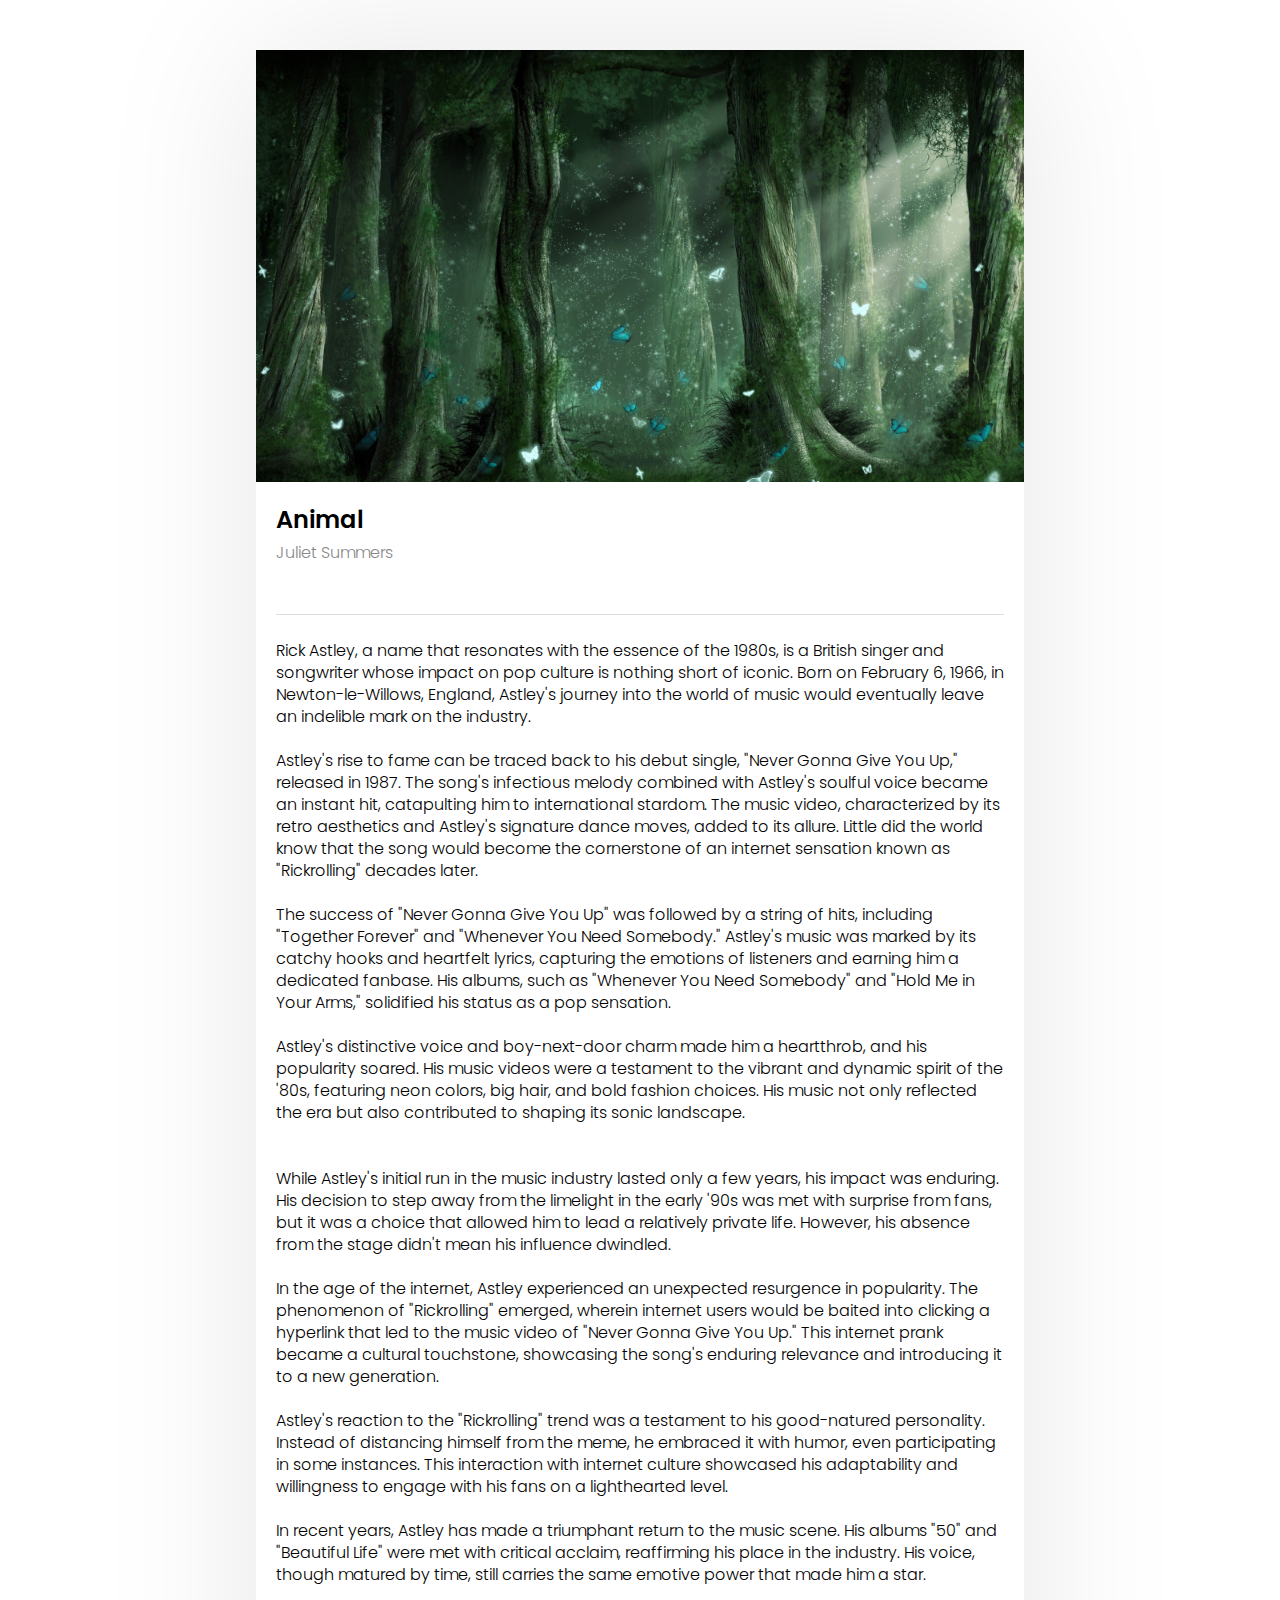
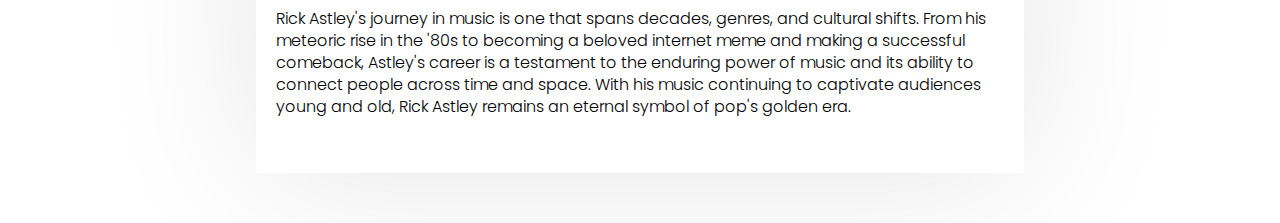
<file: book.html>
<html>
    <head>
        <meta name="viewport"  content="width=device-width, initial-scale=1.0">
        <title>Animal</title>
        <!-- connect css file-->
        <link rel="stylesheet" href="style.css"> 
        <!-- for general font-->
        <link rel="preconnect" href="https://fonts.googleapis.com">
        <link rel="preconnect" href="https://fonts.gstatic.com" crossorigin>
        <link href="https://fonts.googleapis.com/css2?family=Poppins:wght@100;200;400;600;700&display=swap" rel="stylesheet">
        <!--for menu in small fonts. Note: I used the 4 version because it actually works...-->
        <link rel="stylesheet" href="https://stackpath.bootstrapcdn.com/font-awesome/4.7.0/css/font-awesome.min.css">
    </head>
    <body>
        <div class="book">
            <div class="cover">
                <img src="images/juliet_banner.jpg" alt="Book Cover">
            </div>
            <div class="content">
                <h1>Animal</h1>
                <p>Juliet Summers</p>
                <div class="chapter">
                    
                    <p>Rick Astley, a name that resonates with the essence of the 1980s, is a British singer and songwriter whose impact on pop culture is nothing short of iconic. Born on February 6, 1966, in Newton-le-Willows, England, Astley's journey into the world of music would eventually leave an indelible mark on the industry.<br><br>

                        Astley's rise to fame can be traced back to his debut single, "Never Gonna Give You Up," released in 1987. The song's infectious melody combined with Astley's soulful voice became an instant hit, catapulting him to international stardom. The music video, characterized by its retro aesthetics and Astley's signature dance moves, added to its allure. Little did the world know that the song would become the cornerstone of an internet sensation known as "Rickrolling" decades later.<br><br>
                        
                        The success of "Never Gonna Give You Up" was followed by a string of hits, including "Together Forever" and "Whenever You Need Somebody." Astley's music was marked by its catchy hooks and heartfelt lyrics, capturing the emotions of listeners and earning him a dedicated fanbase. His albums, such as "Whenever You Need Somebody" and "Hold Me in Your Arms," solidified his status as a pop sensation.<br><br>
                        
                        Astley's distinctive voice and boy-next-door charm made him a heartthrob, and his popularity soared. His music videos were a testament to the vibrant and dynamic spirit of the '80s, featuring neon colors, big hair, and bold fashion choices. His music not only reflected the era but also contributed to shaping its sonic landscape.<br><br>
                        <br>
                        While Astley's initial run in the music industry lasted only a few years, his impact was enduring. His decision to step away from the limelight in the early '90s was met with surprise from fans, but it was a choice that allowed him to lead a relatively private life. However, his absence from the stage didn't mean his influence dwindled.<br>
                        <br>
                        In the age of the internet, Astley experienced an unexpected resurgence in popularity. The phenomenon of "Rickrolling" emerged, wherein internet users would be baited into clicking a hyperlink that led to the music video of "Never Gonna Give You Up." This internet prank became a cultural touchstone, showcasing the song's enduring relevance and introducing it to a new generation.<br>
                        <br>
                        Astley's reaction to the "Rickrolling" trend was a testament to his good-natured personality. Instead of distancing himself from the meme, he embraced it with humor, even participating in some instances. This interaction with internet culture showcased his adaptability and willingness to engage with his fans on a lighthearted level.<br>
                        <br>
                        In recent years, Astley has made a triumphant return to the music scene. His albums "50" and "Beautiful Life" were met with critical acclaim, reaffirming his place in the industry. His voice, though matured by time, still carries the same emotive power that made him a star.<br>
                        <br>
                        Rick Astley's journey in music is one that spans decades, genres, and cultural shifts. From his meteoric rise in the '80s to becoming a beloved internet meme and making a successful comeback, Astley's career is a testament to the enduring power of music and its ability to connect people across time and space. With his music continuing to captivate audiences young and old, Rick Astley remains an eternal symbol of pop's golden era.<br>
                    </p>
                </div>
                <!-- Add more chapters as needed -->
            </div>
        </div>
    </body>
</html>
</file>
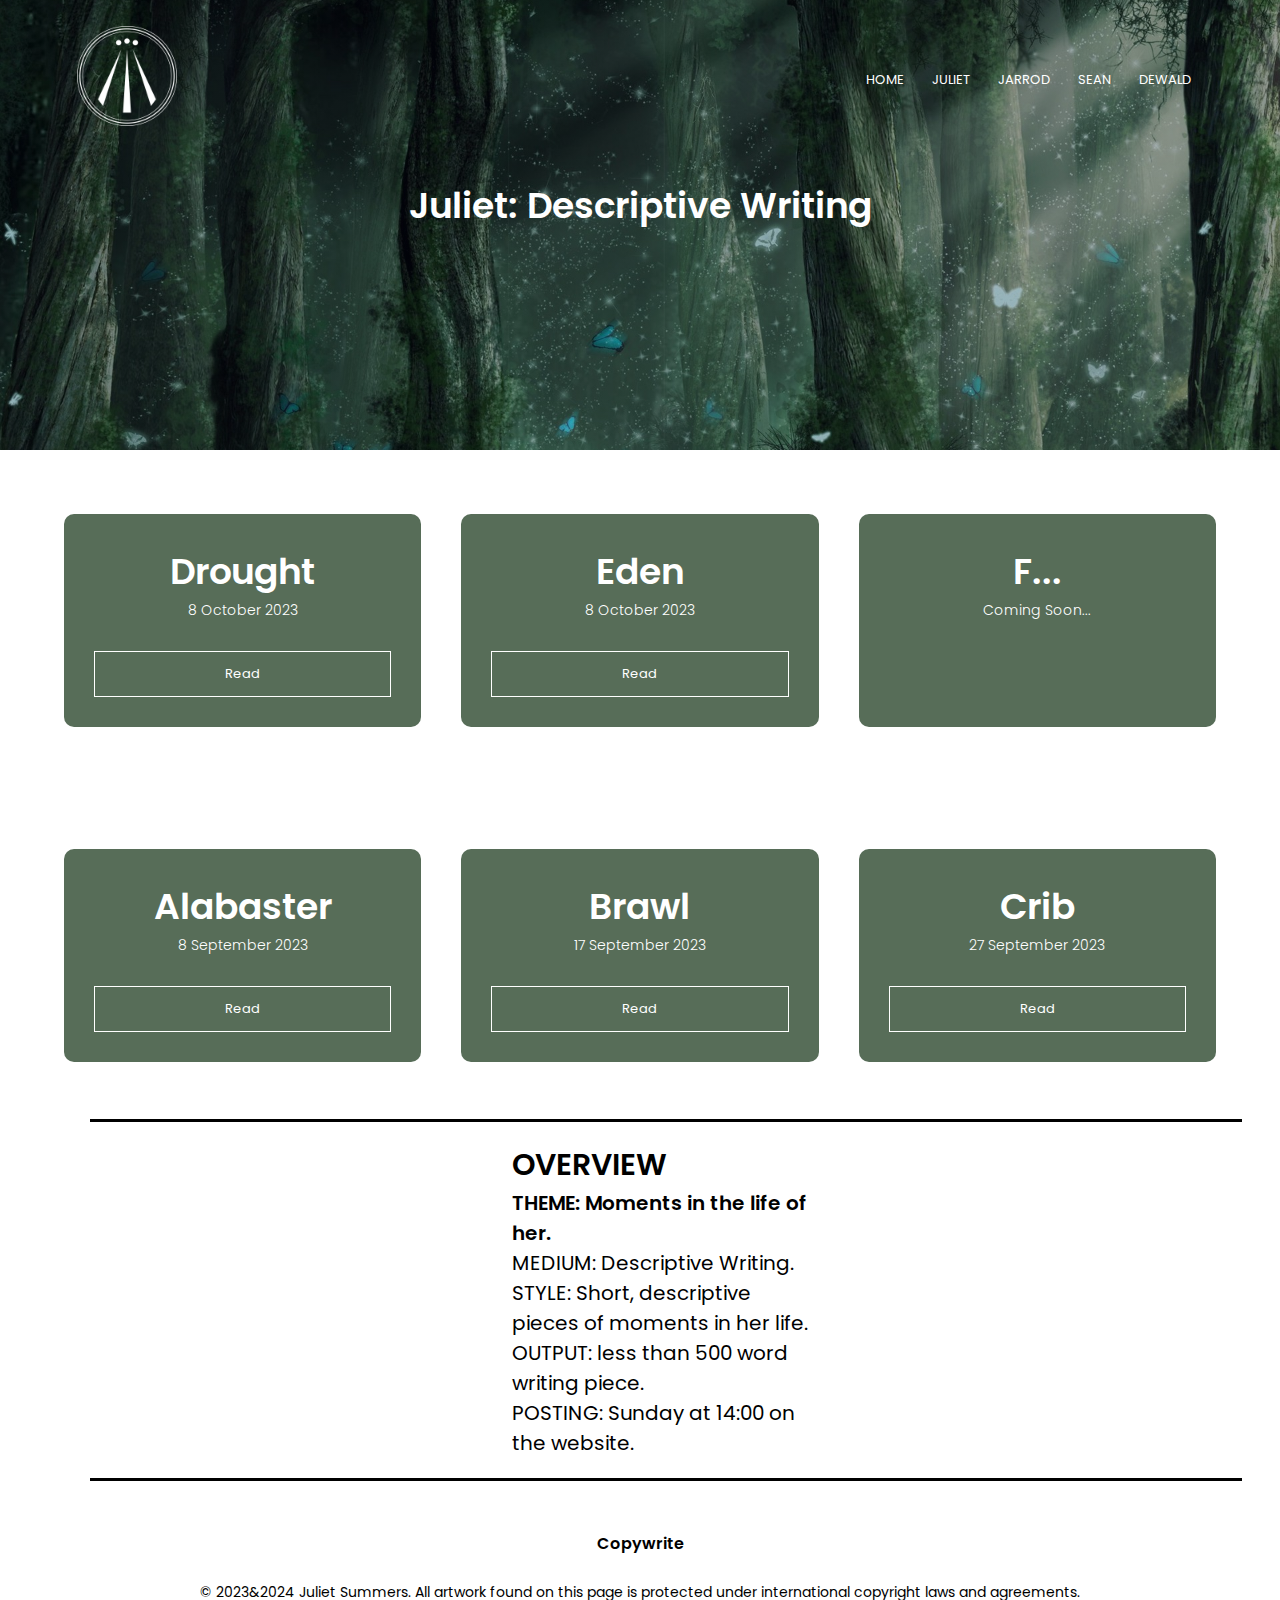
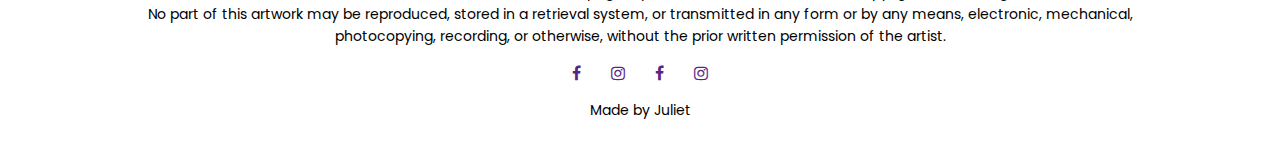
<file: Juliet.html>
<!DOCTYPE html>
<html>
<head>
    <meta name="viewport"  content="width=device-width, initial-scale=1.0">
    <title>Juliet</title>
    <!-- connect css file-->
    <link rel="stylesheet" href="style.css"> 
    <!-- for general font-->
    <link rel="preconnect" href="https://fonts.googleapis.com">
    <link rel="preconnect" href="https://fonts.gstatic.com" crossorigin>
    <link href="https://fonts.googleapis.com/css2?family=Poppins:wght@100;200;400;600;700&display=swap" rel="stylesheet">
    <!--for menu in small fonts. Note: I used the 4 version because it actually works...-->
    <link rel="stylesheet" href="https://stackpath.bootstrapcdn.com/font-awesome/4.7.0/css/font-awesome.min.css">
</head>
<body>
    <section class="sub-header-juliet">
        <nav>
            <a href="index.html"><img src="images/logo.png"></a>
            <div class="nav-links" id="navLinks">
                <!-- This if for menu stuff! for when screen small?
                onclick: when you click, goes to that menu-->
                <i class="fa fa-times" onclick="hideMenu()"></i>
                <ul>
                    <!-- clickable link-->
                    <li><a href="index.html">HOME</a></li>
                    <li><a href="Juliet.html">JULIET</a></li>
                    <li><a href="Jarrod.html">JARROD</a></li>
                    <li><a href="Sean.html">SEAN</a></li>
                    <!--<li><a href="Rachelle.html">RACHELLE</a></li>-->
                    <li><a href="Dewald.html">DEWALD</a></li>

                </ul>
            </div>
            <!-- for small screen thing-->
            <i class="fa fa-bars" onclick="showMenu()"></i>
        </nav>

    <!-- Content within Home page-->
    <h1>Juliet: Descriptive Writing</h1>

    </section>

    <section class="word_btn_rep">
        <div class="row">
            <div class="word_btn_rep-col">
                <h1>Drought</h1>
                <p>8 October 2023</p>
                <a href="art_juliet/drought.html" target="_blank" class="hero-btn">Read</a>
            </div>
            <div class="word_btn_rep-col">
                <h1>Eden</h1>
                <p>8 October 2023</p>
                <a href="art_juliet/eden.html" target="_blank" class="hero-btn">Read</a>
            </div>
            <div class="word_btn_rep-col">
                <h1>F...</h1>
                <p>Coming Soon...</p>
                
            </div>

        </div>
        <div class="row">
            <div class="word_btn_rep-col">
                <h1>Alabaster</h1>
                <p>8 September 2023</p>
                <a href="art_juliet/alabaster.html" target="_blank" class="hero-btn">Read</a>
            </div>
            <div class="word_btn_rep-col">
                <h1>Brawl</h1>
                <p>17 September 2023</p>
                <a href="art_juliet/brawl.html" target="_blank" class="hero-btn">Read</a>
            </div>
            <div class="word_btn_rep-col">
                <h1>Crib</h1>
                <p>27 September 2023</p>
                <a href="art_juliet/crib.html" target="_blank" class="hero-btn">Read</a>
            </div>

        </div>

    </section>
    

    <!--- OVER VIEW -->

    <section class="overview">
        <h1>OVERVIEW</h1>
        <h2>THEME: Moments in the life of her.</h2>
        <h3>MEDIUM: Descriptive Writing.</h3>
        <h3>STYLE: Short, descriptive pieces of moments in her life.</h3>
        <h3>OUTPUT: less than 500 word writing piece.</h3>
        <h3>POSTING: Sunday at 14:00 on the website.</h3>

    </section>



<!-- ------------------------------------->
    <!---Footer-->
    <section class="footer">
        <h4>Copywrite</h4>
        <p>
            © 2023&2024 Juliet Summers. All artwork found on this page is protected under international copyright laws and agreements. 
            <br>
            No part of this artwork may be reproduced, stored in a retrieval system, or transmitted in any form or by any means, electronic, mechanical, photocopying, recording, or otherwise, without the prior written permission of the artist.
            
        </p>

        <div class="icons">
            <i class="fa fa-facebook"></i>
            <i class="fa fa-instagram"></i>
            <i class="fa fa-facebook"></i>
            <i class="fa fa-instagram"></i>
        </div>
        <p>Made by Juliet</p>
    </section>

</body>
<!-- (JAVASCRIPT FOR TOGGLE MENU
    script for menu thing. javascript. THE FUNCTIONS THAT ARE CALLED-->
<script>
    var navLinks = document.getElementById("navLinks")

    function showMenu(){
        navLinks.style.right = "0";
    }

    function hideMenu(){
        navLinks.style.right = "-200px"
    }

</script>
</html>
</file>
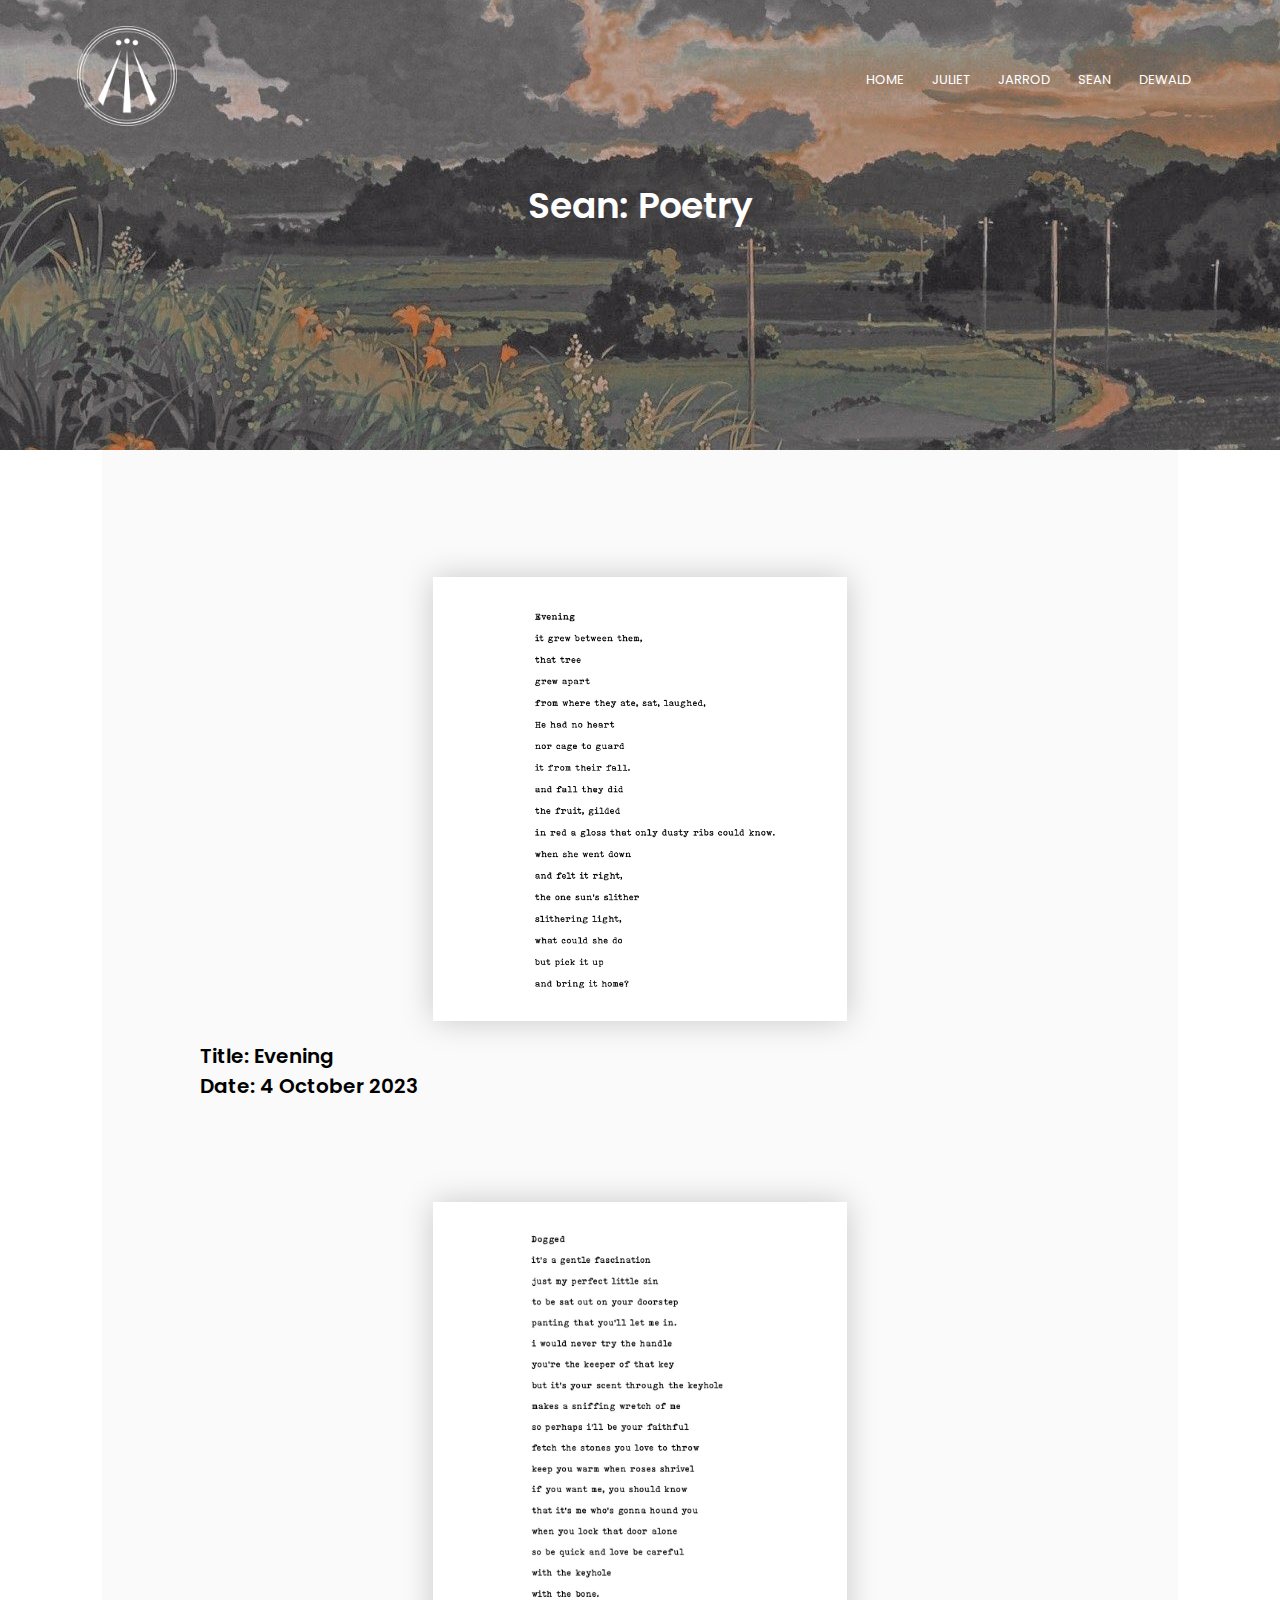
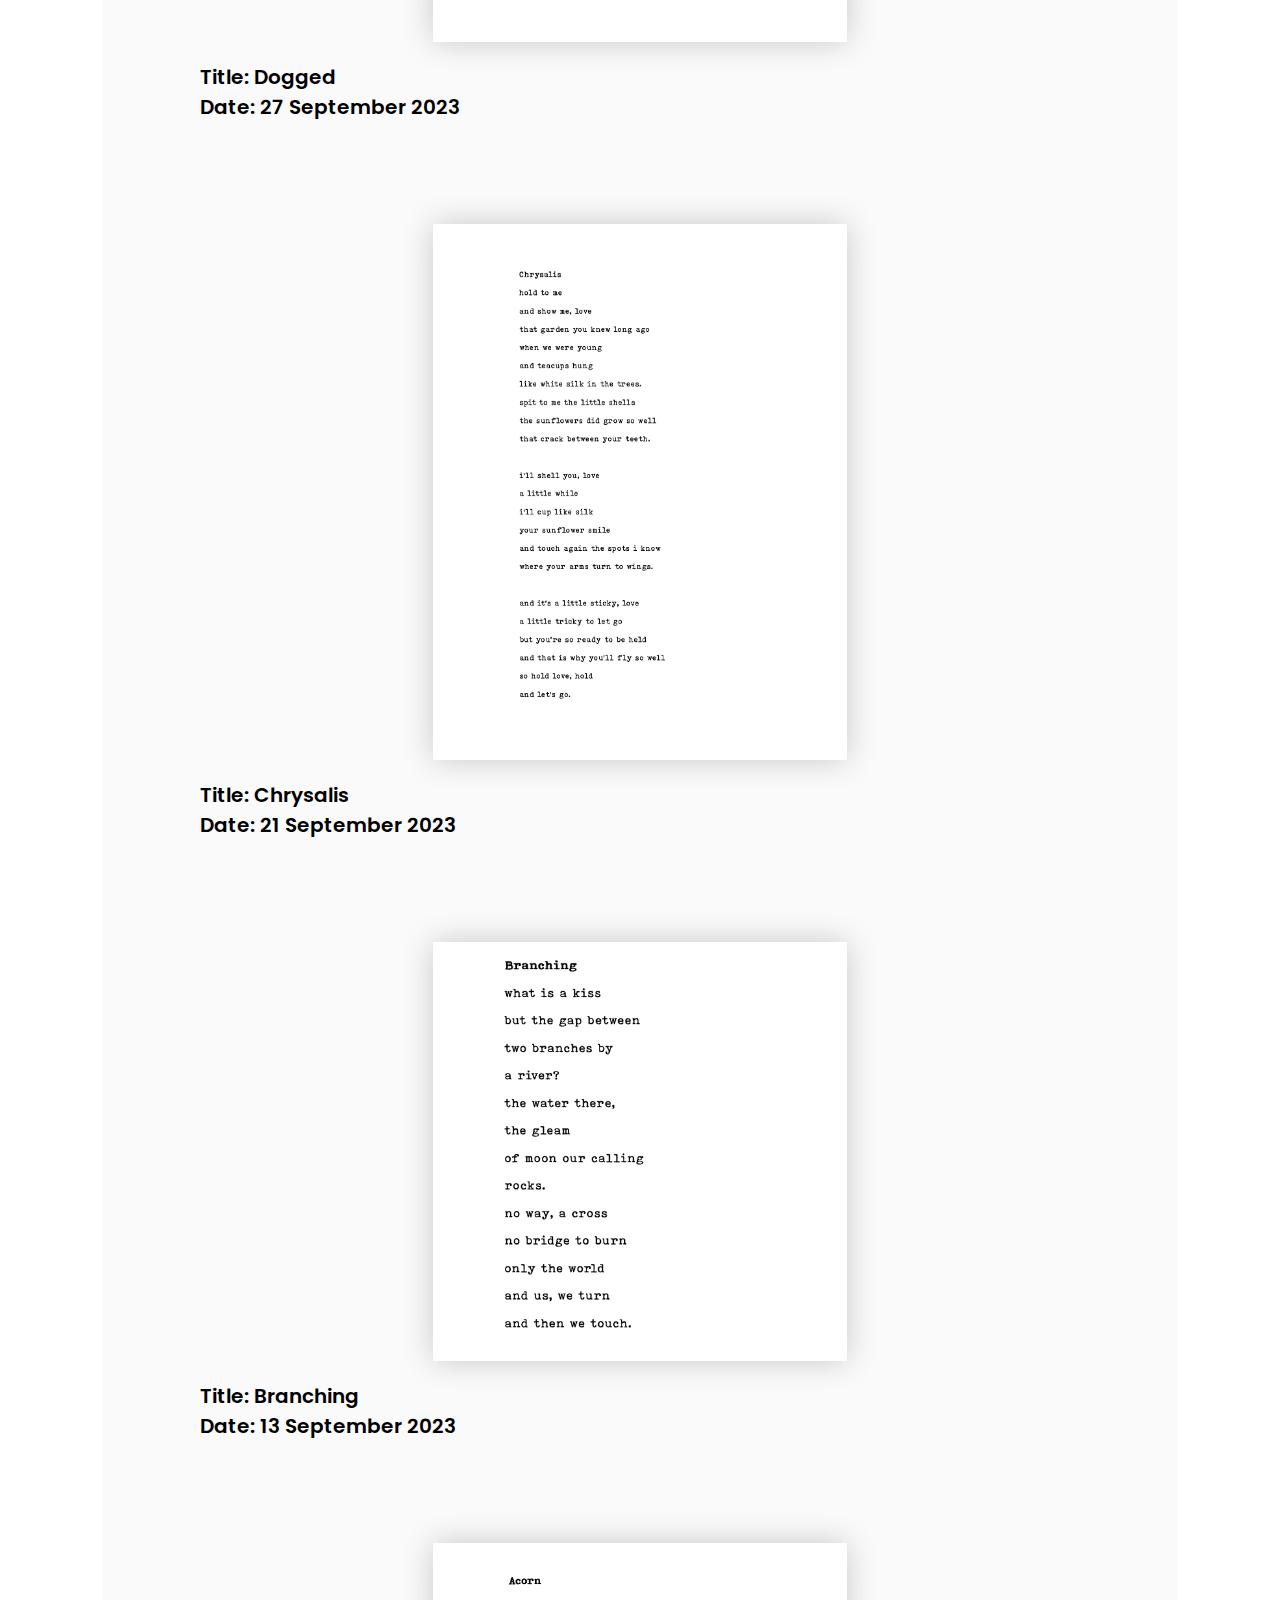
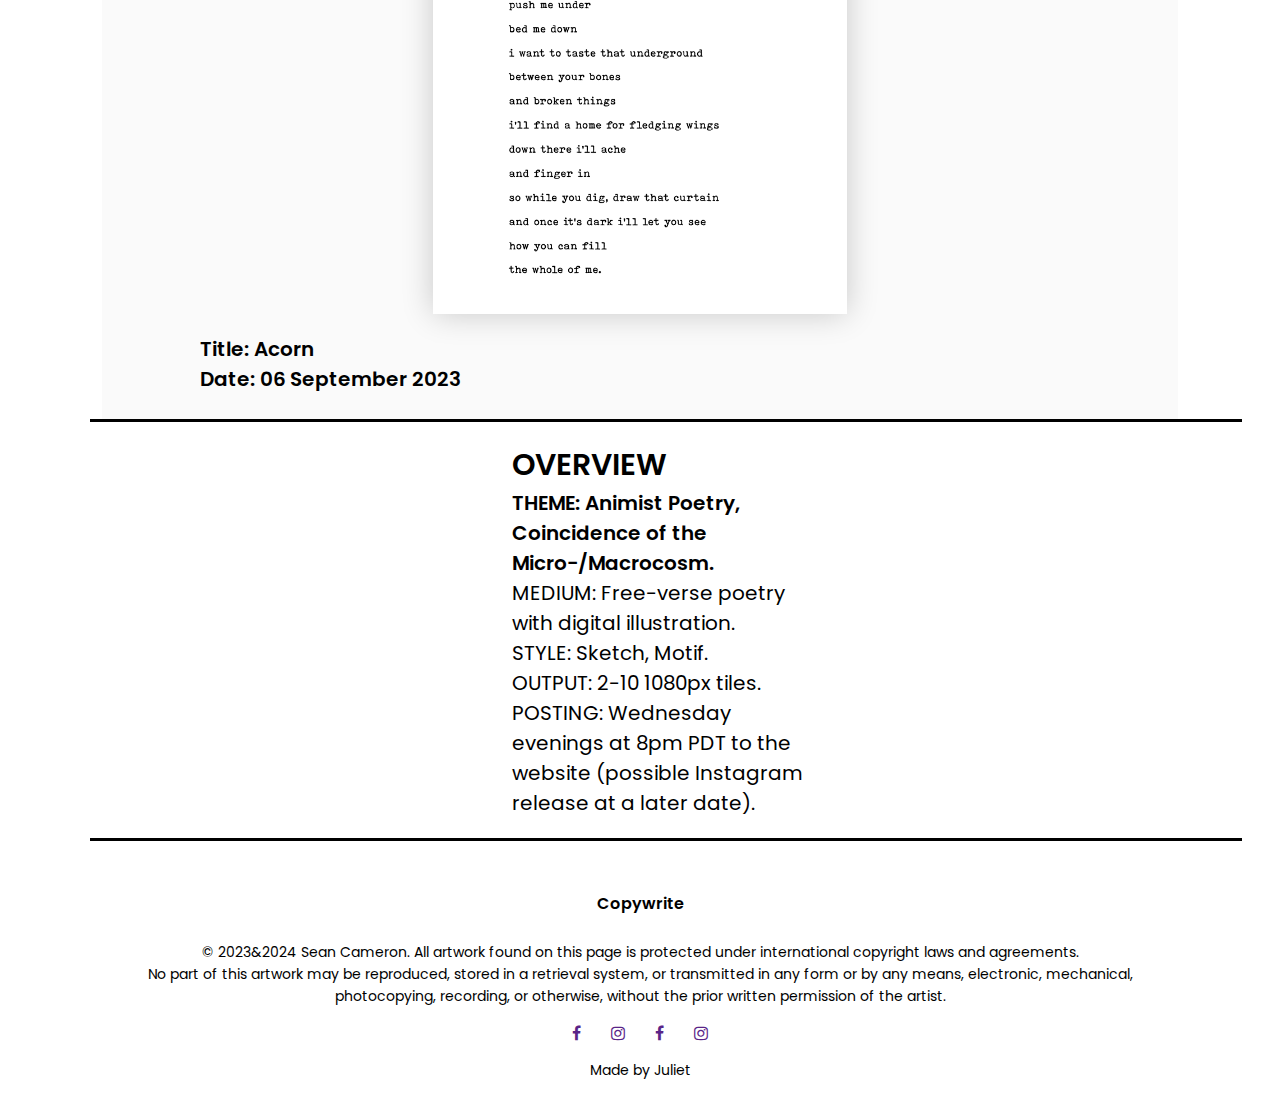
<file: Sean.html>
<!DOCTYPE html>
<html>
<head>
    <meta name="viewport"  content="width=device-width, initial-scale=1.0">
    <title>Sean</title>
    <!-- connect css file-->
    <link rel="stylesheet" href="style.css"> 
    <!-- for general font-->
    <link rel="preconnect" href="https://fonts.googleapis.com">
    <link rel="preconnect" href="https://fonts.gstatic.com" crossorigin>
    <link href="https://fonts.googleapis.com/css2?family=Poppins:wght@100;200;400;600;700&display=swap" rel="stylesheet">
    <!--for menu in small fonts. Note: I used the 4 version because it actually works...-->
    <link rel="stylesheet" href="https://stackpath.bootstrapcdn.com/font-awesome/4.7.0/css/font-awesome.min.css">
</head>
<body>
    <section class="sub-header-sean">
        <nav>
            <a href="index.html"><img src="images/logo.png"></a>
            <div class="nav-links" id="navLinks">
                <!-- This if for menu stuff! for when screen small?
                onclick: when you click, goes to that menu-->
                <i class="fa fa-times" onclick="hideMenu()"></i>
                <ul>
                    <!-- clickable link-->
                    <li><a href="index.html">HOME</a></li>
                    <li><a href="Juliet.html">JULIET</a></li>
                    <li><a href="Jarrod.html">JARROD</a></li>
                    <li><a href="Sean.html">SEAN</a></li>
                    <!--<li><a href="Rachelle.html">RACHELLE</a></li>-->
                    <li><a href="Dewald.html">DEWALD</a></li>

                </ul>
            </div>
            <!-- for small screen thing-->
            <i class="fa fa-bars" onclick="showMenu()"></i>
        </nav>

    <!-- Content within Home page-->
    <h1>Sean: Poetry</h1>

    </section>

    <div class="instagram_layout">
        <!--COPY FROM HERE-->
        <div class="row">
            <div class="two_image">
                <img src="art_sean/Evening.png" class="gallery-image" alt="">
            </div>            
        </div>
        <h1>Title: Evening</h1>
        <h1>Date: 4 October 2023</h1>
        <!--COPY TO HERE-->
        <!--COPY FROM HERE-->
        <div class="row">
            <div class="two_image">
                <img src="art_sean/Dogged_1.jpg" class="gallery-image" alt="">
            </div>            
        </div>
        <h1>Title: Dogged</h1>
        <h1>Date: 27 September 2023</h1>
        <!--COPY TO HERE-->

        <!--COPY FROM HERE-->
        <div class="row">
            <div class="two_image">
                <img src="art_sean/Chrysalis_page-0001.jpg" class="gallery-image" alt="">
            </div>            
        </div>
        <h1>Title: Chrysalis</h1>
        <h1>Date: 21 September 2023</h1>
        <!--COPY TO HERE-->
        
        <!--COPY FROM HERE-->
        <div class="row">
            <div class="two_image">
                <img src="art_sean/2023-09-13_Branching.png" class="gallery-image" alt="">
            </div>            
        </div>
        <h1>Title: Branching</h1>
        <h1>Date: 13 September 2023</h1>
        <!--COPY TO HERE-->
		
		<!-- End of gallery -->

        <!--COPY FROM HERE-->
        <div class="row">
            <div class="two_image">
                <img src="art_sean/Acorn.png" class="gallery-image" alt="">
            </div>            
        </div>
        <h1>Title: Acorn</h1>
        <h1>Date: 06 September 2023</h1>
        <!--COPY TO HERE-->





	</div>


    <section class="overview">
        <h1>OVERVIEW</h1>
        <h2>THEME: Animist Poetry, Coincidence of the Micro-/Macrocosm.</h2>
        <h3>MEDIUM: Free-verse poetry with digital illustration.</h3>
        <h3>STYLE: Sketch, Motif.</h3>
        <h3>OUTPUT: 2-10 1080px tiles.</h3>
        <h3>POSTING: Wednesday evenings at 8pm PDT to the website (possible Instagram release at a later date).</h3>

    </section>





<!-- ------------------------------------->
    <!---Footer-->
    <section class="footer">
        <h4>Copywrite</h4>
        <p> 
            © 2023&2024 Sean Cameron. All artwork found on this page is protected under international copyright laws and agreements. 
            <br>
            No part of this artwork may be reproduced, stored in a retrieval system, or transmitted in any form or by any means, electronic, mechanical, photocopying, recording, or otherwise, without the prior written permission of the artist.

        </p>

        <div class="icons">
            <i class="fa fa-facebook"></i>
            <i class="fa fa-instagram"></i>
            <i class="fa fa-facebook"></i>
            <i class="fa fa-instagram"></i>
        </div>
        <p>Made by Juliet</p>
    </section>

</body>
<!-- (JAVASCRIPT FOR TOGGLE MENU
    script for menu thing. javascript. THE FUNCTIONS THAT ARE CALLED-->
<script>
    var navLinks = document.getElementById("navLinks")

    function showMenu(){
        navLinks.style.right = "0";
    }

    function hideMenu(){
        navLinks.style.right = "-200px"
    }

    const changeImageBtn = document.getElementById('changeImageBtn');
    const galleryItems = document.querySelectorAll('.gallery-item .gallery-image');
    

</script>
</html>
</file>
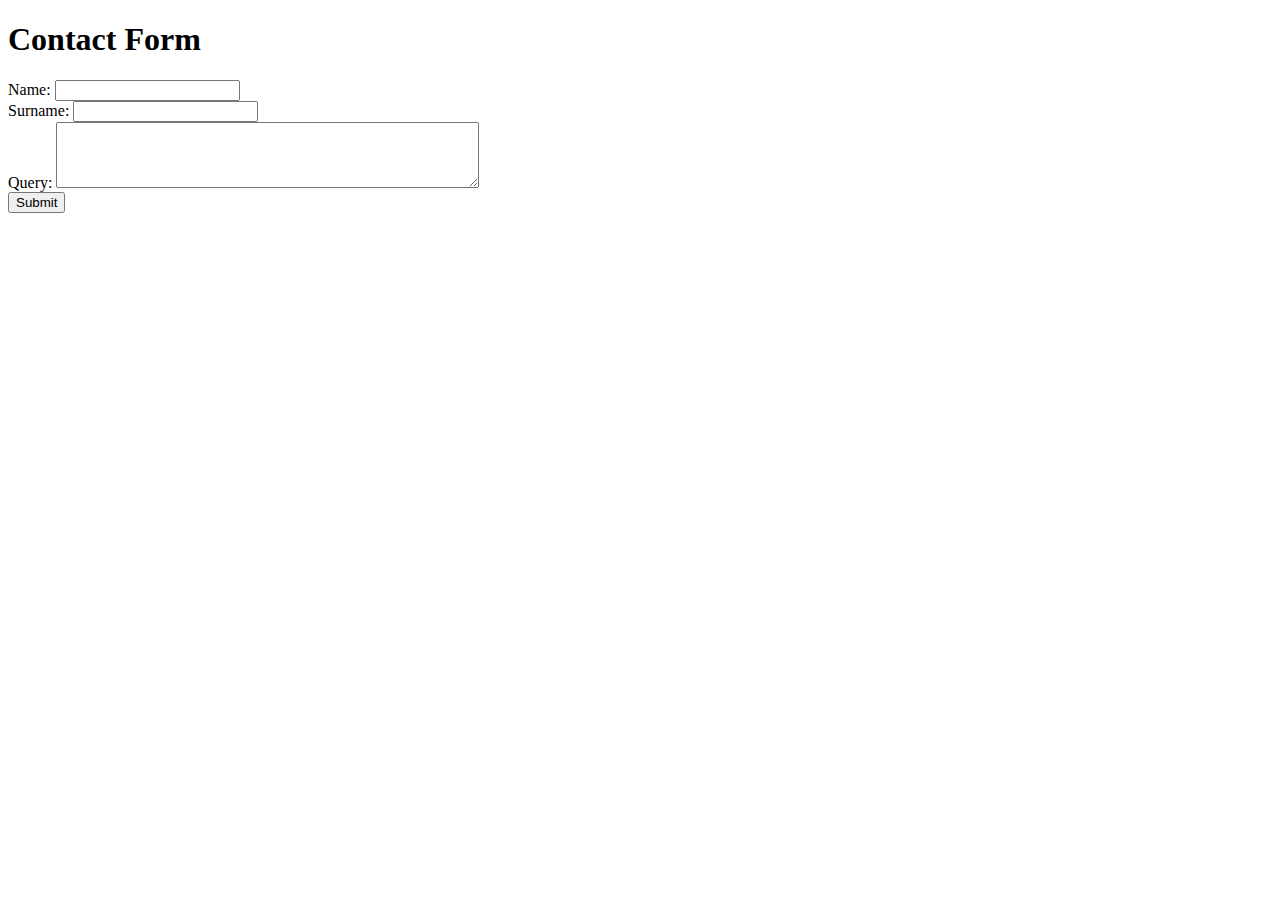
<file: testing.html>
<!DOCTYPE html>
<html>
<head>
    <title>Simple Form</title>
</head>
<body>
    <h1>Contact Form</h1>
    <form action="process_form.php" method="post">
        <label for="name">Name:</label>
        <input type="text" id="name" name="name" required><br>

        <label for="surname">Surname:</label>
        <input type="text" id="surname" name="surname" required><br>

        <label for="query">Query:</label>
        <textarea id="query" name="query" rows="4" cols="50"></textarea><br>

        <input type="submit" value="Submit">
    </form>
</body>
</html>
</file>
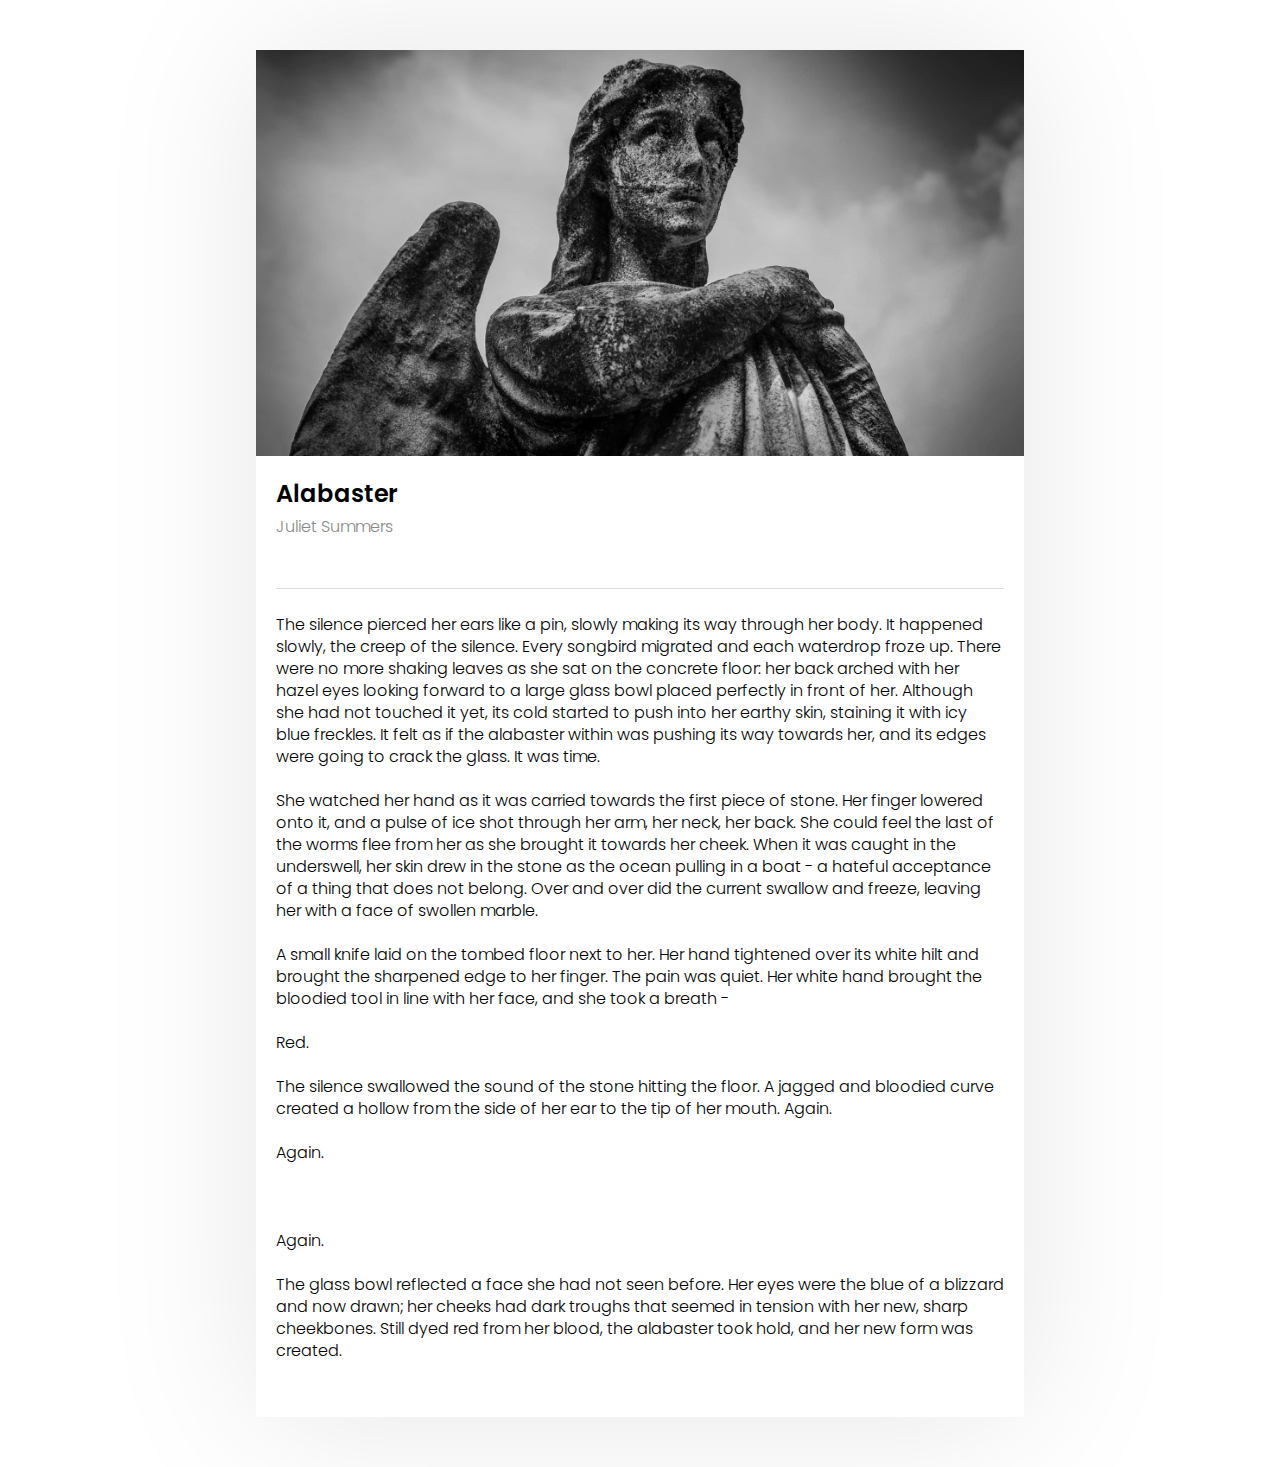
<file: art_juliet/alabaster.html>
<html>
    <head>
        <meta name="viewport"  content="width=device-width, initial-scale=1.0">
        <title>Alabaster</title>
        <!-- connect css file-->
        <link rel="stylesheet" href="style.css"> 
        <!-- for general font-->
        <link rel="preconnect" href="https://fonts.googleapis.com">
        <link rel="preconnect" href="https://fonts.gstatic.com" crossorigin>
        <link href="https://fonts.googleapis.com/css2?family=Poppins:wght@100;200;400;600;700&display=swap" rel="stylesheet">
        <!--for menu in small fonts. Note: I used the 4 version because it actually works...-->
        <link rel="stylesheet" href="https://stackpath.bootstrapcdn.com/font-awesome/4.7.0/css/font-awesome.min.css">
    </head>
    <body>
        <div class="book">
            <div class="cover">
                <img src="a_banner.jpg" alt="Book Cover">
            </div>
            <div class="content">
                <h1>Alabaster</h1>
                <p>Juliet Summers</p>
                <div class="chapter">
                    
                    <p>
The silence pierced her ears like a pin, slowly making its way through her body. It happened slowly, the creep of the silence. Every songbird migrated and each waterdrop froze up. There were no more shaking leaves as she sat on the concrete floor: her back arched with her hazel eyes looking forward to a large glass bowl placed perfectly in front of her. Although she had not touched it yet, its cold started to push into her earthy skin, staining it with icy blue freckles. It felt as if the alabaster within was pushing its way towards her, and its edges were going to crack the glass. It was time.
<br>
<br>
She watched her hand as it was carried towards the first piece of stone. Her finger lowered onto it, and a pulse of ice shot through her arm, her neck, her back. She could feel the last of the worms flee from her as she brought it towards her cheek. When it was caught in the underswell, her skin drew in the stone as the ocean pulling in a boat - a hateful acceptance of a thing that does not belong. Over and over did the current swallow and freeze, leaving her with a face of swollen marble. 
<br>
<br>
A small knife laid on the tombed floor next to her. Her hand tightened over its white hilt and brought the sharpened edge to her finger. The pain was quiet. Her white hand brought the bloodied tool in line with her face, and she took a breath - 
<br><br>
Red. 
<br><br>
The silence swallowed the sound of the stone hitting the floor. A jagged and bloodied curve created a hollow from the side of her ear to the tip of her mouth. Again. 
<br><br>
Again.
<br><br>
<br><br>
Again.
<br><br>
The glass bowl reflected a face she had not seen before. Her eyes were the blue of a blizzard and now drawn; her cheeks had dark troughs that seemed in tension with her new, sharp cheekbones. Still dyed red from her blood, the alabaster took hold, and her new form was created.




                    </p>
                </div>
                <!-- Add more chapters as needed -->
            </div>
        </div>
    </body>
</html>
</file>
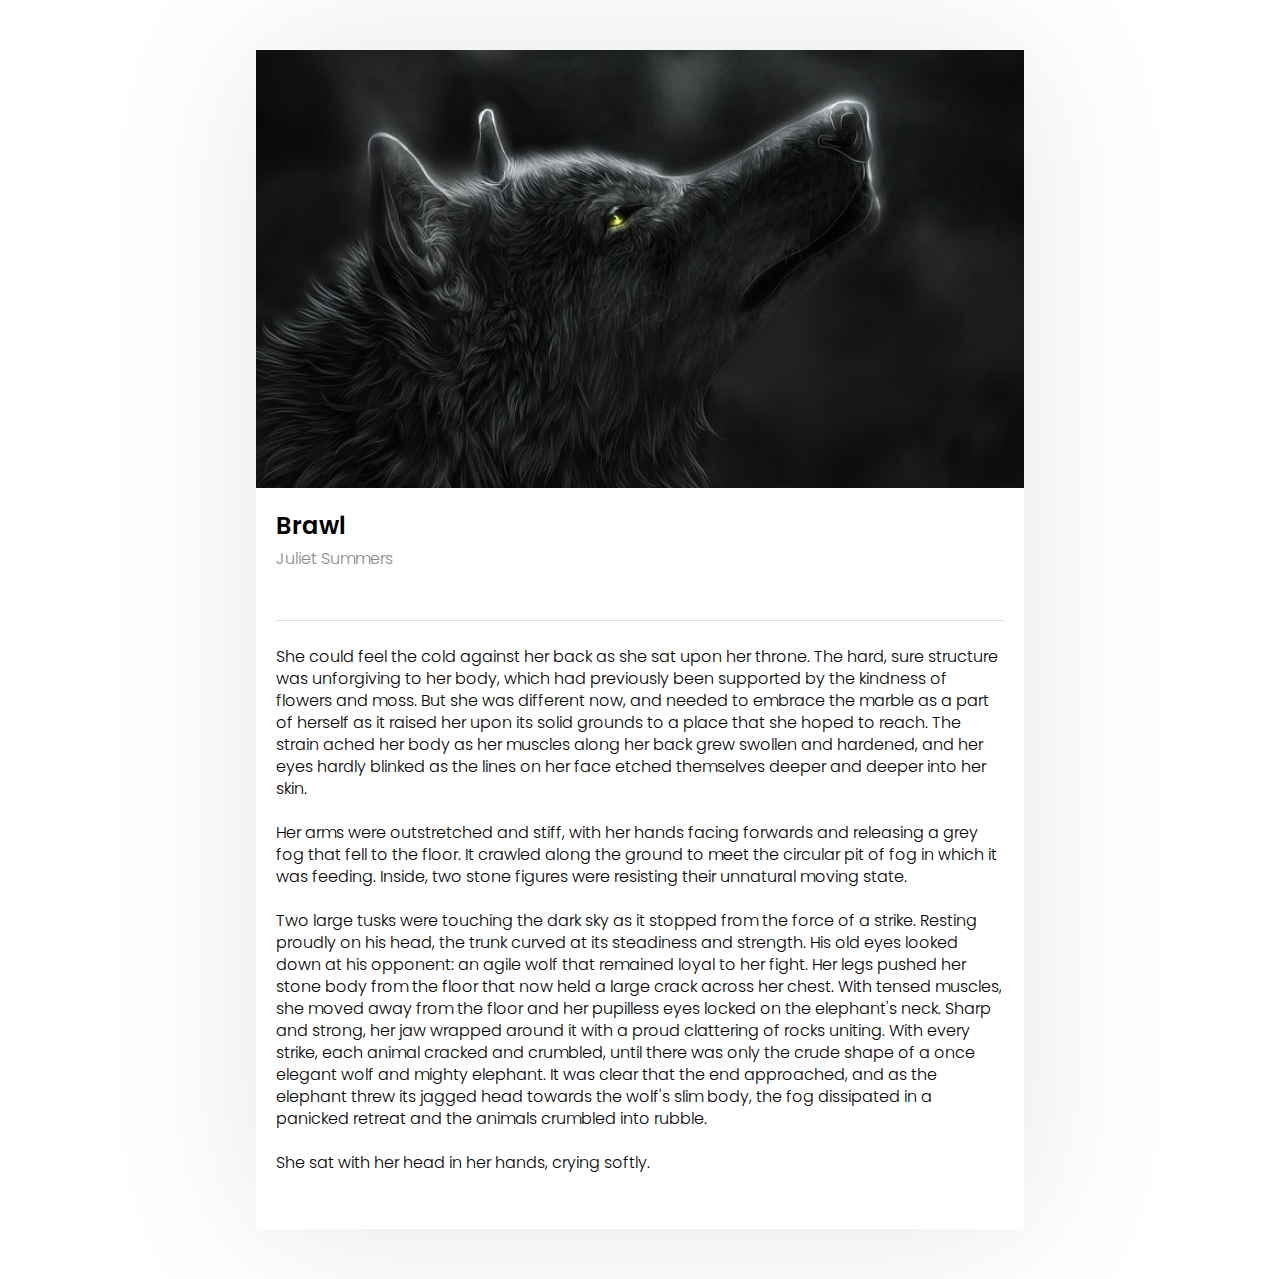
<file: art_juliet/brawl.html>
<html>
    <head>
        <meta name="viewport"  content="width=device-width, initial-scale=1.0">
        <title>Brawl</title>
        <!-- connect css file-->
        <link rel="stylesheet" href="style.css"> 
        <!-- for general font-->
        <link rel="preconnect" href="https://fonts.googleapis.com">
        <link rel="preconnect" href="https://fonts.gstatic.com" crossorigin>
        <link href="https://fonts.googleapis.com/css2?family=Poppins:wght@100;200;400;600;700&display=swap" rel="stylesheet">
        <!--for menu in small fonts. Note: I used the 4 version because it actually works...-->
        <link rel="stylesheet" href="https://stackpath.bootstrapcdn.com/font-awesome/4.7.0/css/font-awesome.min.css">
    </head>
    <body>
        <div class="book">
            <div class="cover">
                <img src="b_banner.jpg" alt="Book Cover">
            </div>
            <div class="content">
                <h1>Brawl</h1>
                <p>Juliet Summers</p>
                <div class="chapter">
                    
                    <p>
                        She could feel the cold against her back as she sat upon her throne. The hard, sure structure was unforgiving to her body, which had previously been supported by the kindness of flowers and moss. But she was different now, and needed to embrace the marble as a part of herself as it raised her upon its solid grounds to a place that she hoped to reach. The strain ached her body as her muscles along her back grew swollen and hardened, and her eyes hardly blinked as the lines on her face etched themselves deeper and deeper into her skin. 
<br><br>
Her arms were outstretched and stiff, with her hands facing forwards and releasing a grey fog that fell to the floor. It crawled along the ground to meet the circular pit of fog in which it was feeding. Inside, two stone figures were resisting their unnatural moving state. 
<br><br>
Two large tusks were touching the dark sky as it stopped from the force of a strike. Resting proudly on his head, the trunk curved at its steadiness and strength. His old eyes looked down at his opponent: an agile wolf that remained loyal to her fight. Her legs pushed her stone body from the floor that now held a large crack across her chest. With tensed muscles, she moved away from the floor and her pupilless eyes locked on the elephant's neck. Sharp and strong, her jaw wrapped around it with a proud clattering of rocks uniting. With every strike, each animal cracked and crumbled, until there was only the crude shape of a once elegant wolf and mighty elephant. It was clear that the end approached, and as the elephant threw its jagged head towards the wolf's slim body, the fog dissipated in a panicked retreat and the animals crumbled into rubble. 
<br><br>
She sat with her head in her hands, crying softly. 



                    </p>
                </div>
                <!-- Add more chapters as needed -->
            </div>
        </div>
    </body>
</html>
</file>
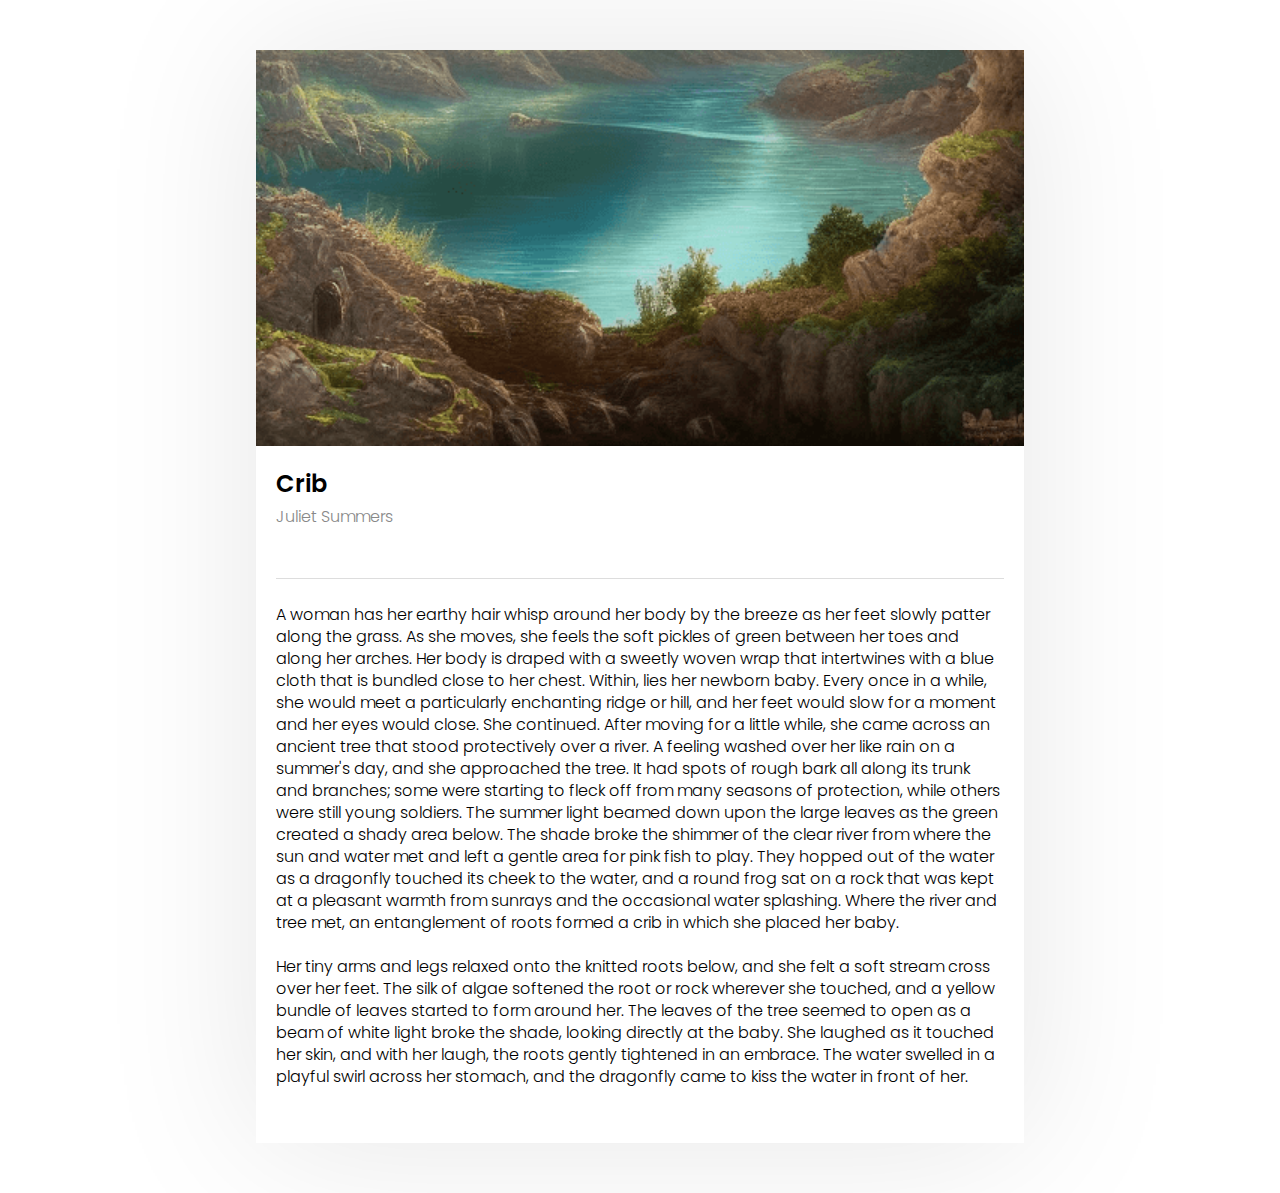
<file: art_juliet/crib.html>
<html>
    <head>
        <meta name="viewport"  content="width=device-width, initial-scale=1.0">
        <title>Crib</title>
        <!-- connect css file-->
        <link rel="stylesheet" href="style.css"> 
        <!-- for general font-->
        <link rel="preconnect" href="https://fonts.googleapis.com">
        <link rel="preconnect" href="https://fonts.gstatic.com" crossorigin>
        <link href="https://fonts.googleapis.com/css2?family=Poppins:wght@100;200;400;600;700&display=swap" rel="stylesheet">
        <!--for menu in small fonts. Note: I used the 4 version because it actually works...-->
        <link rel="stylesheet" href="https://stackpath.bootstrapcdn.com/font-awesome/4.7.0/css/font-awesome.min.css">
    </head>
    <body>
        <div class="book">
            <div class="cover">
                <img src="c_banner.png" alt="Book Cover">
            </div>
            <div class="content">
                <h1>Crib</h1>
                <p>Juliet Summers</p>
                <div class="chapter">
                    
                    <p>
                        A woman has her earthy hair whisp around her body by the breeze as her feet slowly patter along the grass. As she moves, she feels the soft pickles of green between her toes and along her arches. Her body is draped with a sweetly woven wrap that intertwines with a blue cloth that is bundled close to her chest. Within, lies her newborn baby. Every once in a while, she would meet a particularly enchanting ridge or hill, and her feet would slow for a moment and her eyes would close. She continued. After moving for a little while, she came across an ancient tree that stood protectively over a river. A feeling washed over her like rain on a summer's day, and she approached the tree. It had spots of rough bark all along its trunk and branches; some were starting to fleck off from many seasons of protection, while others were still young soldiers. The summer light beamed down upon the large leaves as the green created a shady area below. The shade broke the shimmer of the clear river from where the sun and water met and left a gentle area for pink fish to play. They hopped out of the water as a dragonfly touched its cheek to the water, and a round frog sat on a rock that was kept at a pleasant warmth from sunrays and the occasional water splashing. Where the river and tree met, an entanglement of roots formed a crib in which she placed her baby. 
                    <br><br>
                    Her tiny arms and legs relaxed onto the knitted roots below, and she felt a soft stream cross over her feet. The silk of algae softened the root or rock wherever she touched, and a yellow bundle of leaves started to form around her. The leaves of the tree seemed to open as a beam of white light broke the shade, looking directly at the baby. She laughed as it touched her skin, and with her laugh, the roots gently tightened in an embrace. The water swelled in a playful swirl across her stomach, and the dragonfly came to kiss the water in front of her. 

                    </p>
                </div>
                <!-- Add more chapters as needed -->
            </div>
        </div>
    </body>
</html>
</file>
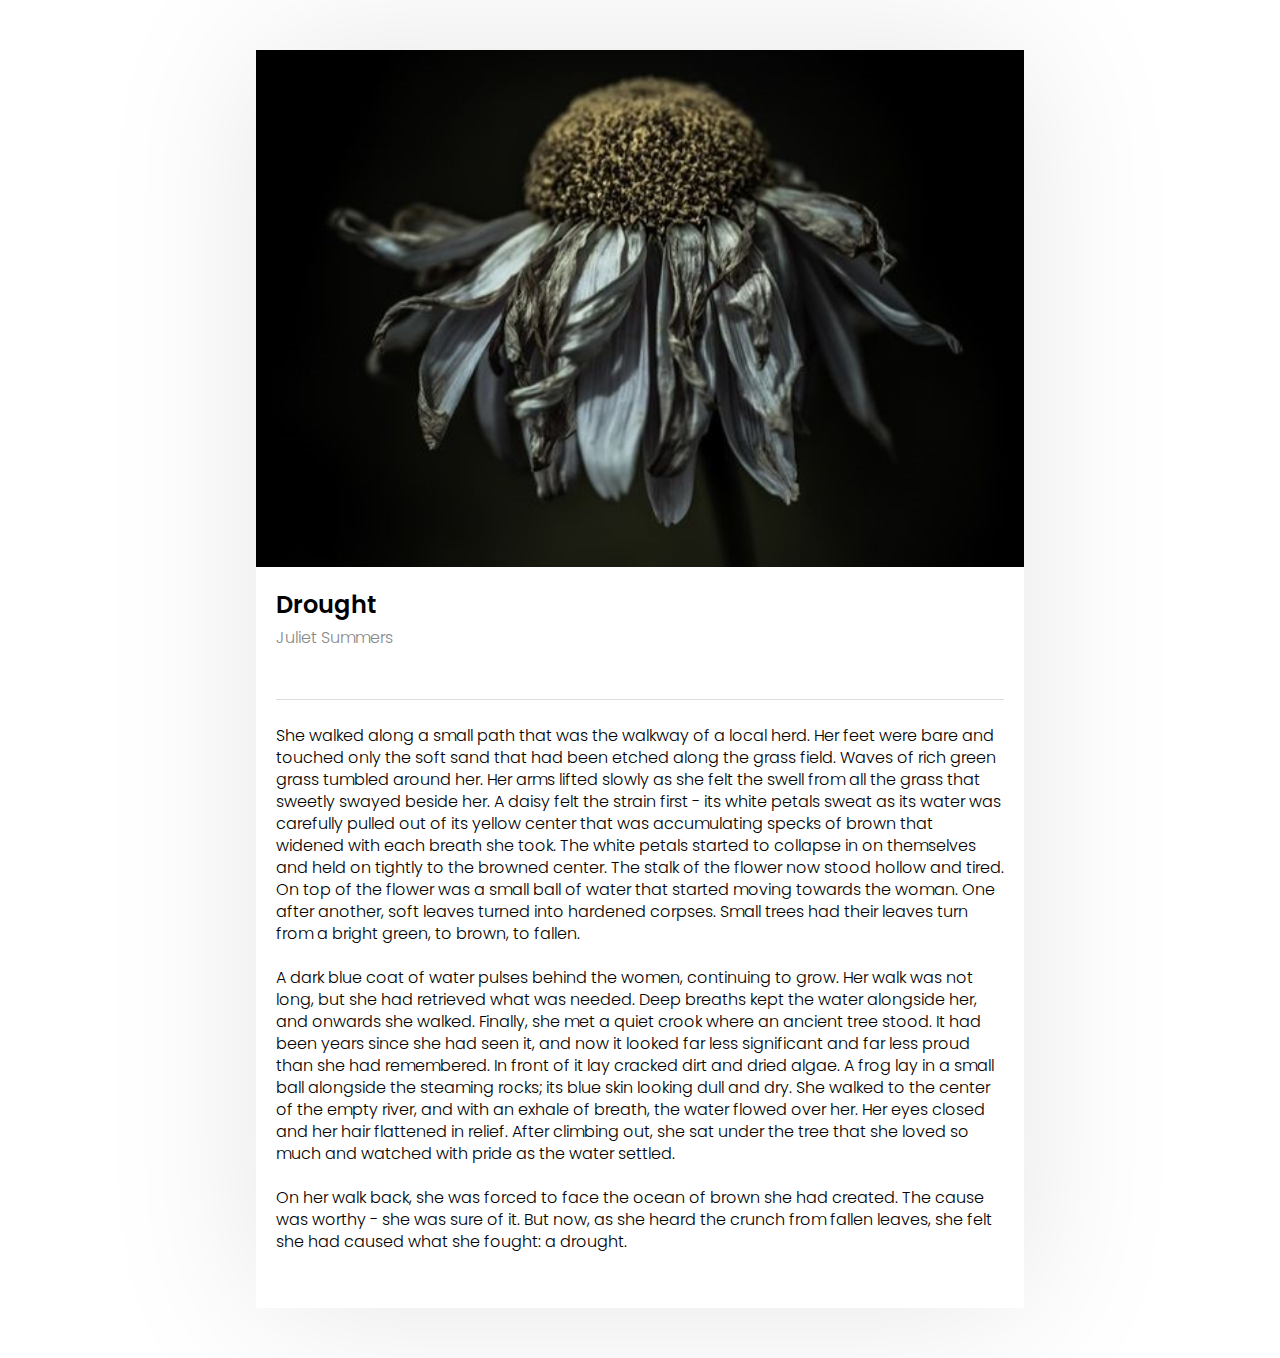
<file: art_juliet/drought.html>
<html>
    <head>
        <meta name="viewport"  content="width=device-width, initial-scale=1.0">
        <title>Drought</title>
        <!-- connect css file-->
        <link rel="stylesheet" href="style.css"> 
        <!-- for general font-->
        <link rel="preconnect" href="https://fonts.googleapis.com">
        <link rel="preconnect" href="https://fonts.gstatic.com" crossorigin>
        <link href="https://fonts.googleapis.com/css2?family=Poppins:wght@100;200;400;600;700&display=swap" rel="stylesheet">
        <!--for menu in small fonts. Note: I used the 4 version because it actually works...-->
        <link rel="stylesheet" href="https://stackpath.bootstrapcdn.com/font-awesome/4.7.0/css/font-awesome.min.css">
    </head>
    <body>
        <div class="book">
            <div class="cover">
                <img src="d_banner.jpg" alt="Book Cover">
            </div>
            <div class="content">
                <h1>Drought</h1>
                <p>Juliet Summers</p>
                <div class="chapter">
                    
                    <p>
                        She walked along a small path that was the walkway of a local herd. Her feet were bare and touched only the soft sand that had been etched along the grass field. Waves of rich green grass tumbled around her. Her arms lifted slowly as she felt the swell from all the grass that sweetly swayed beside her. A daisy felt the strain first - its white petals sweat as its water was carefully pulled out of its yellow center that was accumulating specks of brown that widened with each breath she took. The white petals started to collapse in on themselves and held on tightly to the browned center. The stalk of the flower now stood hollow and tired. On top of the flower was a small ball of water that started moving towards the woman. One after another, soft leaves turned into hardened corpses. Small trees had their leaves turn from a bright green, to brown, to fallen. 
<br><br>
A dark blue coat of water pulses behind the women, continuing to grow. Her walk was not long, but she had retrieved what was needed. Deep breaths kept the water alongside her, and onwards she walked. Finally, she met a quiet crook where an ancient tree stood. It had been years since she had seen it, and now it looked far less significant and far less proud than she had remembered. In front of it lay cracked dirt and dried algae. A frog lay in a small ball alongside the steaming rocks; its blue skin looking dull and dry. She walked to the center of the empty river, and with an exhale of breath, the water flowed over her. Her eyes closed and her hair flattened in relief. After climbing out, she sat under the tree that she loved so much and watched with pride as the water settled. 
<br><br>
On her walk back, she was forced to face the ocean of brown she had created. The cause was worthy - she was sure of it. But now, as she heard the crunch from fallen leaves, she felt she had caused what she fought: a drought. 


                    </p>
                </div>
                <!-- Add more chapters as needed -->
            </div>
        </div>
    </body>
</html>
</file>
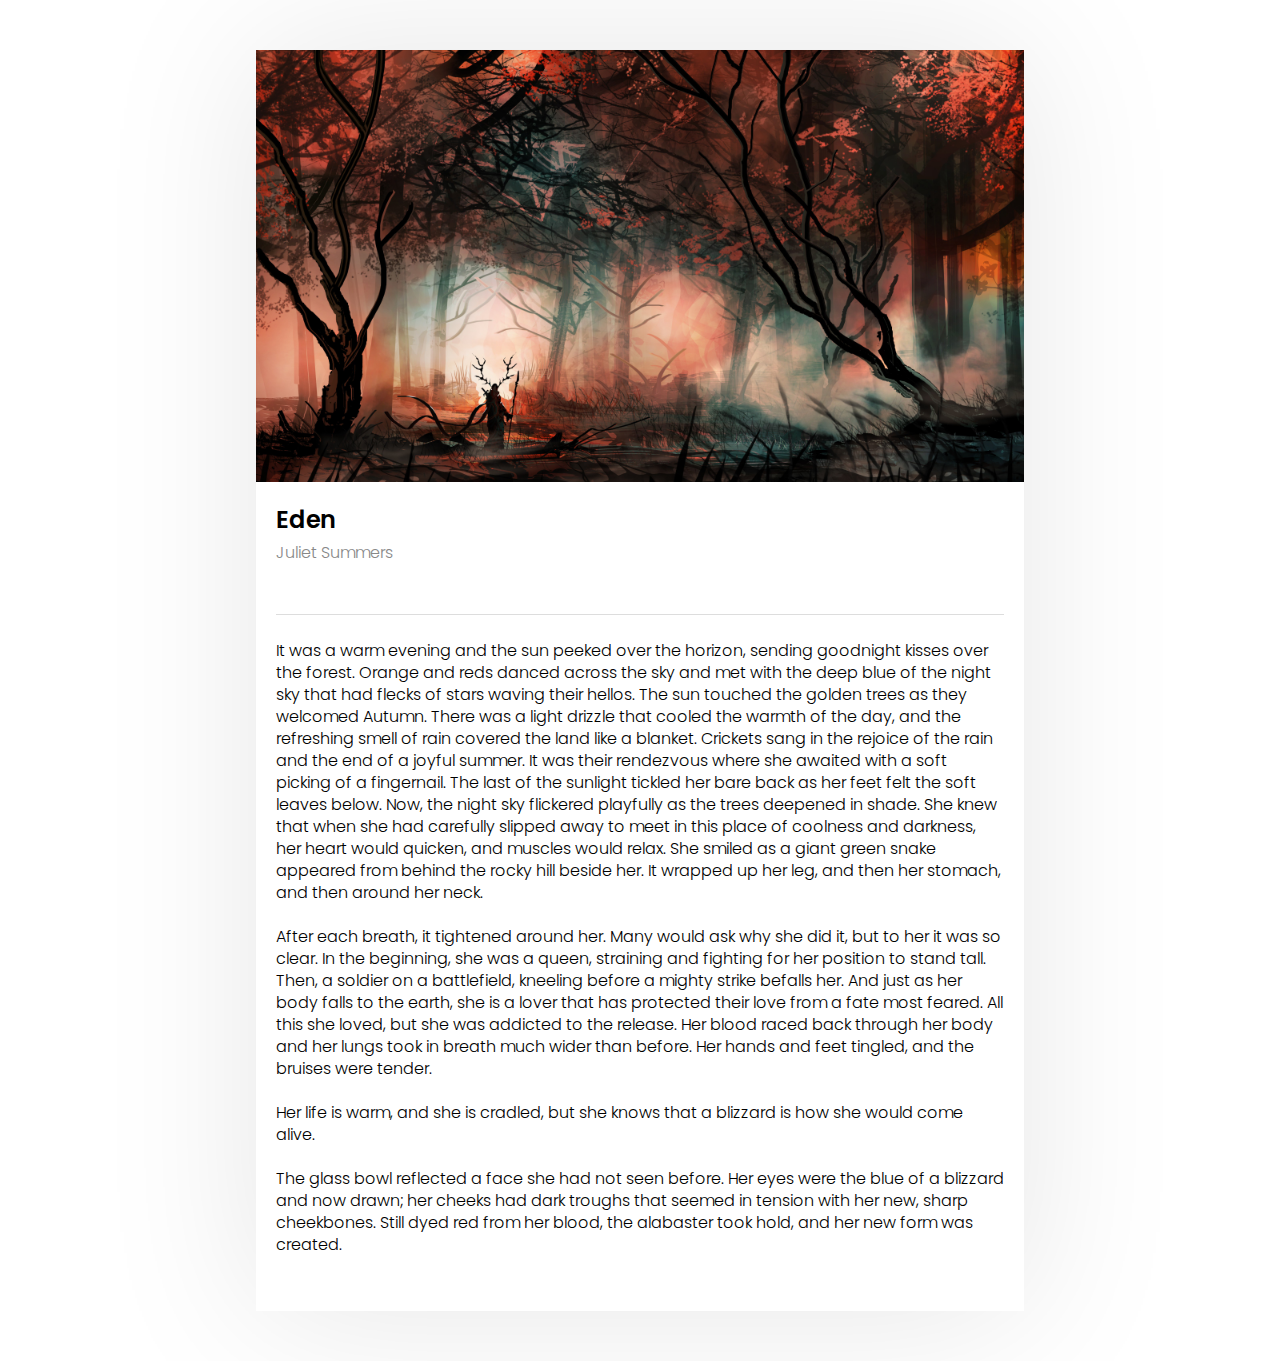
<file: art_juliet/eden.html>
<html>
    <head>
        <meta name="viewport"  content="width=device-width, initial-scale=1.0">
        <title>Eden</title>
        <!-- connect css file-->
        <link rel="stylesheet" href="style.css"> 
        <!-- for general font-->
        <link rel="preconnect" href="https://fonts.googleapis.com">
        <link rel="preconnect" href="https://fonts.gstatic.com" crossorigin>
        <link href="https://fonts.googleapis.com/css2?family=Poppins:wght@100;200;400;600;700&display=swap" rel="stylesheet">
        <!--for menu in small fonts. Note: I used the 4 version because it actually works...-->
        <link rel="stylesheet" href="https://stackpath.bootstrapcdn.com/font-awesome/4.7.0/css/font-awesome.min.css">
    </head>
    <body>
        <div class="book">
            <div class="cover">
                <img src="e_banner.jpg" alt="Book Cover">
            </div>
            <div class="content">
                <h1>Eden</h1>
                <p>Juliet Summers</p>
                <div class="chapter">
                    
                    <p>
                        It was a warm evening and the sun peeked over the horizon, sending goodnight kisses over the forest. Orange and reds danced across the sky and met with the deep blue of the night sky that had flecks of stars waving their hellos. The sun touched the golden trees as they welcomed Autumn. There was a light drizzle that cooled the warmth of the day, and the refreshing smell of rain covered the land like a blanket. Crickets sang in the rejoice of the rain and the end of a joyful summer. It was their rendezvous where she awaited with a soft picking of a fingernail. The last of the sunlight tickled her bare back as her feet felt the soft leaves below. Now, the night sky flickered playfully as the trees deepened in shade. She knew that when she had carefully slipped away to meet in this place of coolness and darkness, her heart would quicken, and muscles would relax. She smiled as a giant green snake appeared from behind the rocky hill beside her. It wrapped up her leg, and then her stomach, and then around her neck.  
                        <br><br>
                        After each breath, it tightened around her. Many would ask why she did it, but to her it was so clear.  In the beginning, she was a queen, straining and fighting for her position to stand tall. Then, a soldier on a battlefield, kneeling before a mighty strike befalls her. And just as her body falls to the earth, she is a lover that has protected their love from a fate most feared. All this she loved, but she was addicted to the release. Her blood raced back through her body and her lungs took in breath much wider than before. Her hands and feet tingled, and the bruises were tender. 
                        <br><br>
                        Her life is warm, and she is cradled, but she knows that a blizzard is how she would come alive.
                        
<br><br>
The glass bowl reflected a face she had not seen before. Her eyes were the blue of a blizzard and now drawn; her cheeks had dark troughs that seemed in tension with her new, sharp cheekbones. Still dyed red from her blood, the alabaster took hold, and her new form was created.




                    </p>
                </div>
                <!-- Add more chapters as needed -->
            </div>
        </div>
    </body>
</html>
</file>
<file: style.css>
*{/* this is valid for everything in the website*/
    margin: 0;
    padding: 0;
    font-family: 'Poppins', sans-serif;
}

.header{
    min-height: 100vh;
    width: 100%;
    /*COLOUR CODE FOR BACKGROUND
    Url: for image*/
    background-image: linear-gradient(rgba(56, 67, 112, 0.7),rgba(56, 67, 112, 0.7)), url(images/banner.png);
    background-position: center;
    background-size: cover;
    position: relative;
}

nav{
    display: flex;
    padding: 2% 6%;
    justify-content: space-between;
    align-items: center;
}

/*for logo!*/
nav img{
    width: 100px;

}

.nav-links{
    flex: 1; /*occupy all space in the row*/
    text-align: right;
}

.nav-links ul li{
    /*menu icons
    no bullets
    inline: horizonal
    */
    list-style: none; 
    display: inline-block;
    padding: 8px 12px;
    position: relative;
}
/*a = angle tag
add colour to menu icons
    */
.nav-links ul li a{
    color: #fff;
    text-decoration: none;
    font-size: 13px;


}

/*now for menu icons: hover effect
0% width implies the lines are not there (later we'll add when hovered on, it will be*/
.nav-links ul li::after{
    content: '';
    width: 0%;
    height: 2px;
    background: #c8b8d6;
    display: block;
    margin: auto;
    transition: 0.5s;
}

.nav-links ul li:hover::after{
    width: 100%;
}

/*For title contents on Home page*/

.text-box{
    width: 90%;
    color: #fff;
    position: absolute;
    top: 50%;
    left:50%;
    /*Centering*/
    transform: translate(-50%, -50%);
    text-align: center;
}

/*For title contents on Home page: TITLE*/

.text-box h1{
    font-size:  62px;
}

/*For title contents on Home page: PARAGRAPH*/

.text-box p{
    /*10 from top, 0 from l/r and 40 from bottom*/
    margin: 10px 0 40px;
    font-size: 20px;
    color: #fff;
}   

/*For button!*/

.hero-btn{
    display: inline-block;
    text-decoration: none;
    color: #fff;
    border: 1px solid #fff;
    padding: 12px 34px;
    font-size: 13px;
    background:  transparent;
    position: relative;
    cursor: pointer;

}

/*hover affect*/

.hero-btn:hover{
    border: 1px solid #c8b8d6;
    background: #c8b8d6;
    transition: 1s;
}

/*for icons (X and bars)*/
nav .fa{
    display: none;
}
/*In order to have it not look bad in smaller screens*/

@media(max-width: 700px){
    /*Correct title*/
    .text-box h1{
        font-size: 20px;
    }   
    .nav-links ul li{
        display: block;
    } 
    .nav-links{
        position: fixed;
        background: #c8b8d6;
        height: 100vh; /*compelte height*/
        width: 200px;
        top: 0;
        /*to hide menu!*/
        right: -200px;
        text-align: left;
        z-index: 2;
        transition: 1s;
        
    }
    /*icons X and bars for smaller screen*/
    nav .fa{
        display: block;
        color: #fff;
        margin: 10px;
        font-size: 22px;
        cursor: pointer;
    }
    /*allignments for menu*/
    .nav-links ul{
        padding: 30px;

    }
}

/*ABOUT US SECTION*/

.aboutus{
    width: 80%;
    margin: auto;
    text-align: center;
    padding-top: 100px;
    
}
.aboutus h1{
    font-size: 36px;
    font-weight: 600;
    color:#000000;
}
.aboutus p{
    color: #5f5e5e;
    font-size: 25px;
    font-weight: 300;
    line-height: 22px;
    padding: 10px;
}

h3{
    text-align: center;
    font-weight: 600;
    margin: 10px 0;
}
/*For shaddow!*/
.aboutus-col:hover{
    box-shadow: 0 0 20px 0px rgba(0,0,0,0.2);
}

/* for smaller screen*/


/*What we do*/

.whatwedo{
    width: 80%;
    margin: auto;
    text-align: center;
    padding-top: 100px;
}


/*JULIET*/
.final-words{
    margin: 100px auto;
    width: 80%;
    background-image: linear-gradient(rgba(0,0,0,0.5),rgba(0,0,0,0.5)),
    url(images/juliet_banner.jpg);
    background-position: center;
    background-size: cover;
    border-radius: 10px;
    text-align: center;
    padding: 100px 0;

}

.final-words h1{
    color: #fff;
    margin-bottom: 40px;
    padding: 0;

}

.final-words p{
    color: #fff;
    margin-bottom: 20px;
    padding: 0 50px 0;

}

/*Jarrod  ON MAIN PAGE*/
.jarrod-words{
    margin: 100px auto;
    width: 80%;
    background-image: linear-gradient(rgba(0,0,0,0.1),rgba(0,0,0,0.1)),
    url(images/The\ Blue\ Lotus.png);
    background-position: center 80%;
    background-size: cover;
    border-radius: 10px;
    text-align: center;
    padding: 100px 0;

}

.jarrod-words h1{
    color: #fff;
    margin-bottom: 40px;
    padding: 0;

}

.jarrod-words p{
    color: #fff;
    margin-bottom: 20px;
    padding: 0 50px 0;

}


/*SEAN  ON MAIN PAGE*/
.sean-words{
    margin: 100px auto;
    width: 80%;
    background-image: linear-gradient(rgba(0,0,0,0.5),rgba(0,0,0,0.5)),
    url(images/sean_banner.jpg);
    background-position: center;
    background-size: cover;
    border-radius: 10px;
    text-align: center;
    padding: 100px 0;

}

.sean-words h1{
    color: #fff;
    margin-bottom: 40px;
    padding: 0;

}

.sean-words p{
    color: #fff;
    margin-bottom: 20px;
    padding: 0 50px 0;

}

/*RACHELLE  ON MAIN PAGE*/
.rachelle-words{
    margin: 100px auto;
    width: 80%;
    background-image: linear-gradient(rgba(0,0,0,0.6),rgba(0,0,0,0.6)),
    url(images/rachelle_banner.png);
    background-position: center 30%;
    background-size: cover;
    border-radius: 10px;
    text-align: center;
    padding: 100px 0;

}

.rachelle-words h1{
    color: #fff;
    margin-bottom: 40px;
    padding: 0;

}

.rachelle-words p{
    color: #fff;
    margin-bottom: 20px;
    padding: 0 50px 0;

}

/*DEWALD ON MAIN PAGE*/
.dewald-words{
    margin: 100px auto;
    width: 80%;
    background-image: linear-gradient(rgba(0,0,0,0.8),rgba(0,0,0,0.8)),
    url(images/dewald_banner.png);
    background-position: center bottom;
    background-size: cover;
    border-radius: 10px;
    text-align: center;
    padding: 100px 0;

}

.dewald-words h1{
    color: #fff;
    margin-bottom: 40px;
    padding: 0;

}

.dewald-words p{
    color: #fff;
    margin-bottom: 20px;
    padding: 0 50px 0;

}

/*Footer*/
.footer{
    width: 100%;
    text-align: center;
    padding: 30px 0;
}

.footer h4{
    margin-bottom: 25px;
    margin-top: 20px;
    font-weight: 600;
}

.footer p{
    font-weight: 400;
    color:#000;
    padding: 0 100px;
}



/*FOR ICONCS*/

.icons .fa{
    color: #592488;
    margin: 0 13px;
    cursor: pointer;
    padding: 18px 0;
}




/*--------------------------------------JULIET*/

.sub-header-juliet{
    height: 50vh;
    width: 100%;
    background-image: linear-gradient(rgba(4,9,30,0.3),rgba(4,9,30,0.3)),
    url(images/juliet_banner.jpg);
    background-position: center;
    background-size: cover;
    text-align: center;
    color: #fff;
}

.sub-header-juliet h1{
    margin-top: 20px;
}

/* sub header jarrod ===============*/
.sub-header-jarrod{
    height: 50vh;
    width: 100%;
    background-image: linear-gradient(rgba(4,9,30,0.1),rgba(4,9,30,0.1)),
    url(images/The\ Blue\ Lotus.png);
    background-position: center 80%;
    background-size: cover;
    text-align: center;
    color: #fff;
}

.sub-header-jarrod h1{
    margin-top: 20px;
}



/*SEAN*/

.sub-header-sean{
    height: 50vh;
    width: 100%;
    background-image: linear-gradient(rgba(4,9,30,0.2),rgba(4,9,30,0.2)),
    url(images/sean_banner.jpg);
    background-position: center;
    background-size: cover;
    text-align: center;
    color: #fff;
}

.sub-header-sean h1{
    margin-top: 20px;
}

/*Rachelle*/

.sub-header-rachelle{
    height: 50vh;
    width: 100%;
    background-image: linear-gradient(rgba(4,9,30,0.4),rgba(4,9,30,0.4)),
    url(images/rachelle_banner.png);
    background-position: center 30%;
    background-size: cover;
    text-align: center;
    color: #fff;
}

.sub-header-rachelle h1{
    margin-top: 20px;
}

/*Rachelle*/

.sub-header-dewald{
    height: 50vh;
    width: 100%;
    background-image: linear-gradient(rgba(4,9,30,0.5),rgba(4,9,30,0.5)),
    url(images/dewald_banner.png);
    background-position: center bottom;
    background-size: cover;
    text-align: center;
    color: #fff;
}

.sub-header-dewald h1{
    margin-top: 20px;
}


/*===========================ADDING ARTWORK============================*/

/*ABOUT US WITH PHOTOS*/
.artwork_digital_art{
    background-color: #ffffff;
}
.row{
    margin-top: 5%;
    margin: 0 5% 0;
    padding-top: 5%;
    display: flex;
    justify-content: space-between;


}

.photos{
    width:20%;
    margin: auto;
    text-align: center;
    padding-top: 50px;

}
 /*fit in col*/
.photos-col{
    flex-basis: 32%;
    border-radius: 10px;
    margin-bottom: 30px;
    position: relative;
    overflow: hidden;
}

.photos-col p{
    color: #000;
    font-weight: 390;
}



.photos-col img{
    /*
- TO USE THIS, make sure image is correct sizing
    width: 100%;*/
    width: 100%;
    display: block;

}


.layer{
    background: transparent;
    height: 100%;
    width: 100%;
    position: absolute;
    top: 0;
    left: 0;
    transition: 0.5s;
}

.layer:hover{
    background: rgba(4, 5, 19, 0.7);
}

.layer h3{
    width: 100%;
    font-weight: 500;
    color: #fff;
    font-size: 26px;
    bottom: 0;
    left: 50%;
    transform: translateX(-50%);
    position: absolute;
    opacity: 0;
    transition: 0.5s;
}

.layer:hover h3{
    bottom: 49%;
    opacity: 1;
}

@media(max-width: 700px){
    .row{
        flex-direction: column;
    }
}


/*Text blocks----------------------------------*/
/*ABOUT US SECTION*/

.word_btn_rep{
    width: 100%;
    margin: auto;
    text-align: center;
    padding-top: 0;
}
h1{
    font-size: 36px;
    font-weight: 600;
    color: white;
}
p{
    color: #ffffff;
    font-size: 14px;
    font-weight: 300;
    line-height: 22px;
    padding: 0 0 30px;
}

/*acutal part in middle*/
.word_btn_rep-col{
    flex-basis: 31%;
    background: #576d58;
    border-radius: 10px;
    margin-bottom: 5%;
    padding: 30px 30px;/*30px 12px;*/
    box-sizing: border-box;
    transition: 0.5s;


    display: flex;
    flex-direction: column;

    
}
h3{
    text-align: center;
    font-weight: 600;
    margin: 10px 0;
}

h2{
    text-align: left;
    font-weight: 400;
    margin: 0 0;
    font-size: 20px;
}



/*For shaddow!*/
.word_btn_rep-col:hover{
    box-shadow: 0 0 20px 0px rgba(0,0,0,0.8);
}

/* for smaller screen*/

@media(max-width: 700px){
    .row{
        flex-direction: column;
    }
}



/*OVERVIEW*/

.overview{
    width: 90%;
    margin: 0 90px;
    text-align: left;
    padding: 20px 33%;
    display: block;
    box-sizing: border-box;

    text-decoration: none;
    color: #000;
    border: 3px solid #000;
    border-left: #fff;
    border-right: #fff;

     /* Align text like content in the second column */
   /* display: flex;
    flex-direction: column;
    align-items: left;*/
   /* display: flex;
    flex-direction: column;
    align-items: flex-start; /* Align content to the left */


/*
    width: 90%;
    margin: 0 auto;
    padding: 20px;
    box-sizing: border-box;
    text-align: left; 
    text-decoration: none;
    color: #000;
    border: 3px solid #000;
    border-left: #fff;
    border-right: #fff;*/
    
}

/* Add a new class for the next row to align to the left */
.next_row {
    display: flex;
    flex-direction: row;
    justify-content: flex-start;
    align-items: flex-start;
}

.overview h1,
.overview h2,
.overview h3,
.overview p {
    margin: 0;
}

.overview h1{
    text-align: left;
    font-weight: 600;
    margin: 0 0;
    font-size: 30px;
    color: #000;
}

.overview h2{
    text-align: left;
    font-weight: 600;
    margin: 0 0;
    font-size: 20px;
}

.overview h3{
    text-align: left;
    font-weight: 400;
    margin: 0 0;
    font-size: 20px;
}

/*------ BOOK ------*/

.book {
    width: 60%;
    margin: 50px auto;
    background-color: #ffffffc8;
    box-shadow: 0 0 150px rgba(0, 0, 0, 0.1);
}

.cover img {
    width: 100%;
    height: auto;
}

.content {
    padding: 20px;
}

.content h1 {
    margin-top: 0;
    font-size: 24px;
    color: #000;
}

.content p {
    margin: 5px 0;
    font-size: 16px;
    color: #888;
}

.chapter {
    margin-top: 20px;
    border-top: 1px solid #ddd;
    padding-top: 20px;
}

.chapter p {
    font-size: 16px;
    color: #000;
}


/*instagram format idk*/

.instagram_layout{
    max-width: 80%;
    margin: 0 auto;
    padding: 2%;
    /*min-height: 100vh;*/
    background-color: #fafafa;
    color: #262626;
    align-items: center;
}

.instagram_layout img {
    display: block;
}

/* Gallery Section */

.two_image{
    width:45%;
    margin: auto;
    text-align: center;
    padding-top: 50px;
    
    flex-basis: 45%;
    margin-bottom: 20px;
    
    
}

.gallery-image {
    width: 100%;
    height: 100%;
    object-fit: cover;
    box-shadow: 0 0 30px 0px rgba(0,0,0,0.2);
    text-align: center;
}

.instagram_layout h1{
    color: #000;
    font-size: 20px;
    padding-left: 7%;
}
</file>
<file: art_juliet/style.css>
*{/* this is valid for everything in the website*/
    margin: 0;
    padding: 0;
    font-family: 'Poppins', sans-serif;
}

.header{
    min-height: 100vh;
    width: 100%;
    /*COLOUR CODE FOR BACKGROUND
    Url: for image*/
    background-image: linear-gradient(rgba(56, 67, 112, 0.7),rgba(56, 67, 112, 0.7)), url(images/banner.png);
    background-position: center;
    background-size: cover;
    position: relative;
}

nav{
    display: flex;
    padding: 2% 6%;
    justify-content: space-between;
    align-items: center;
}

/*for logo!*/
nav img{
    width: 100px;

}

.nav-links{
    flex: 1; /*occupy all space in the row*/
    text-align: right;
}

.nav-links ul li{
    /*menu icons
    no bullets
    inline: horizonal
    */
    list-style: none; 
    display: inline-block;
    padding: 8px 12px;
    position: relative;
}
/*a = angle tag
add colour to menu icons
    */
.nav-links ul li a{
    color: #fff;
    text-decoration: none;
    font-size: 13px;


}

/*now for menu icons: hover effect
0% width implies the lines are not there (later we'll add when hovered on, it will be*/
.nav-links ul li::after{
    content: '';
    width: 0%;
    height: 2px;
    background: #c8b8d6;
    display: block;
    margin: auto;
    transition: 0.5s;
}

.nav-links ul li:hover::after{
    width: 100%;
}

/*For title contents on Home page*/

.text-box{
    width: 90%;
    color: #fff;
    position: absolute;
    top: 50%;
    left:50%;
    /*Centering*/
    transform: translate(-50%, -50%);
    text-align: center;
}

/*For title contents on Home page: TITLE*/

.text-box h1{
    font-size:  62px;
}

/*For title contents on Home page: PARAGRAPH*/

.text-box p{
    /*10 from top, 0 from l/r and 40 from bottom*/
    margin: 10px 0 40px;
    font-size: 20px;
    color: #fff;
}   

/*For button!*/

.hero-btn{
    display: inline-block;
    text-decoration: none;
    color: #fff;
    border: 1px solid #fff;
    padding: 12px 34px;
    font-size: 13px;
    background:  transparent;
    position: relative;
    cursor: pointer;

}

/*hover affect*/

.hero-btn:hover{
    border: 1px solid #c8b8d6;
    background: #c8b8d6;
    transition: 1s;
}

/*for icons (X and bars)*/
nav .fa{
    display: none;
}
/*In order to have it not look bad in smaller screens*/

@media(max-width: 700px){
    /*Correct title*/
    .text-box h1{
        font-size: 20px;
    }   
    .nav-links ul li{
        display: block;
    } 
    .nav-links{
        position: absolute;
        background: #c8b8d6;
        height: 100vh; /*compelte height*/
        width: 200px;
        top: 0;
        /*to hide menu!*/
        right: -200px;
        text-align: left;
        z-index: 2;
        transition: 1s;
        
    }
    /*icons X and bars for smaller screen*/
    nav .fa{
        display: block;
        color: #fff;
        margin: 10px;
        font-size: 22px;
        cursor: pointer;
    }
    /*allignments for menu*/
    .nav-links ul{
        padding: 30px;

    }
}

/*ABOUT US SECTION*/

.aboutus{
    width: 80%;
    margin: auto;
    text-align: center;
    padding-top: 100px;
    
}
.aboutus h1{
    font-size: 36px;
    font-weight: 600;
    color:#000000;
}
.aboutus p{
    color: #5f5e5e;
    font-size: 25px;
    font-weight: 300;
    line-height: 22px;
    padding: 10px;
}

h3{
    text-align: center;
    font-weight: 600;
    margin: 10px 0;
}
/*For shaddow!*/
.aboutus-col:hover{
    box-shadow: 0 0 20px 0px rgba(0,0,0,0.2);
}

/* for smaller screen*/


/*What we do*/

.whatwedo{
    width: 80%;
    margin: auto;
    text-align: center;
    padding-top: 100px;
}


/*JULIET*/
.final-words{
    margin: 100px auto;
    width: 80%;
    background-image: linear-gradient(rgba(0,0,0,0.5),rgba(0,0,0,0.5)),
    url(images/juliet_banner.jpg);
    background-position: center;
    background-size: cover;
    border-radius: 10px;
    text-align: center;
    padding: 100px 0;

}

.final-words h1{
    color: #fff;
    margin-bottom: 40px;
    padding: 0;

}

.final-words p{
    color: #fff;
    margin-bottom: 20px;
    padding: 0 50px 0;

}

/*Jarrod  ON MAIN PAGE*/
.jarrod-words{
    margin: 100px auto;
    width: 80%;
    background-image: linear-gradient(rgba(0,0,0,0.1),rgba(0,0,0,0.1)),
    url(images/The\ Blue\ Lotus.png);
    background-position: center 80%;
    background-size: cover;
    border-radius: 10px;
    text-align: center;
    padding: 100px 0;

}

.jarrod-words h1{
    color: #fff;
    margin-bottom: 40px;
    padding: 0;

}

.jarrod-words p{
    color: #fff;
    margin-bottom: 20px;
    padding: 0 50px 0;

}


/*SEAN  ON MAIN PAGE*/
.sean-words{
    margin: 100px auto;
    width: 80%;
    background-image: linear-gradient(rgba(0,0,0,0.5),rgba(0,0,0,0.5)),
    url(images/sean_banner.jpg);
    background-position: center;
    background-size: cover;
    border-radius: 10px;
    text-align: center;
    padding: 100px 0;

}

.sean-words h1{
    color: #fff;
    margin-bottom: 40px;
    padding: 0;

}

.sean-words p{
    color: #fff;
    margin-bottom: 20px;
    padding: 0 50px 0;

}

/*RACHELLE  ON MAIN PAGE*/
.rachelle-words{
    margin: 100px auto;
    width: 80%;
    background-image: linear-gradient(rgba(0,0,0,0.6),rgba(0,0,0,0.6)),
    url(images/rachelle_banner.png);
    background-position: center 30%;
    background-size: cover;
    border-radius: 10px;
    text-align: center;
    padding: 100px 0;

}

.rachelle-words h1{
    color: #fff;
    margin-bottom: 40px;
    padding: 0;

}

.rachelle-words p{
    color: #fff;
    margin-bottom: 20px;
    padding: 0 50px 0;

}

/*DEWALD ON MAIN PAGE*/
.dewald-words{
    margin: 100px auto;
    width: 80%;
    background-image: linear-gradient(rgba(0,0,0,0.8),rgba(0,0,0,0.8)),
    url(images/dewald_banner.png);
    background-position: center bottom;
    background-size: cover;
    border-radius: 10px;
    text-align: center;
    padding: 100px 0;

}

.dewald-words h1{
    color: #fff;
    margin-bottom: 40px;
    padding: 0;

}

.dewald-words p{
    color: #fff;
    margin-bottom: 20px;
    padding: 0 50px 0;

}

/*Footer*/
.footer{
    width: 100%;
    text-align: center;
    padding: 30px 0;
}

.footer h4{
    margin-bottom: 25px;
    margin-top: 20px;
    font-weight: 600;
}

/*FOR ICONCS*/

.icons .fa{
    color: #592488;
    margin: 0 13px;
    cursor: pointer;
    padding: 18px 0;
}




/*--------------------------------------JULIET*/

.sub-header-juliet{
    height: 50vh;
    width: 100%;
    background-image: linear-gradient(rgba(4,9,30,0.3),rgba(4,9,30,0.3)),
    url(images/juliet_banner.jpg);
    background-position: center;
    background-size: cover;
    text-align: center;
    color: #fff;
}

.sub-header-juliet h1{
    margin-top: 20px;
}

/* sub header jarrod ===============*/
.sub-header-jarrod{
    height: 50vh;
    width: 100%;
    background-image: linear-gradient(rgba(4,9,30,0.1),rgba(4,9,30,0.1)),
    url(images/The\ Blue\ Lotus.png);
    background-position: center 80%;
    background-size: cover;
    text-align: center;
    color: #fff;
}

.sub-header-jarrod h1{
    margin-top: 20px;
}

/*SEAN*/

.sub-header-sean{
    height: 50vh;
    width: 100%;
    background-image: linear-gradient(rgba(4,9,30,0.2),rgba(4,9,30,0.2)),
    url(images/sean_banner.jpg);
    background-position: center;
    background-size: cover;
    text-align: center;
    color: #fff;
}

.sub-header-sean h1{
    margin-top: 20px;
}

/*Rachelle*/

.sub-header-rachelle{
    height: 50vh;
    width: 100%;
    background-image: linear-gradient(rgba(4,9,30,0.4),rgba(4,9,30,0.4)),
    url(images/rachelle_banner.png);
    background-position: center 30%;
    background-size: cover;
    text-align: center;
    color: #fff;
}

.sub-header-rachelle h1{
    margin-top: 20px;
}

/*Rachelle*/

.sub-header-dewald{
    height: 50vh;
    width: 100%;
    background-image: linear-gradient(rgba(4,9,30,0.5),rgba(4,9,30,0.5)),
    url(images/dewald_banner.png);
    background-position: center bottom;
    background-size: cover;
    text-align: center;
    color: #fff;
}

.sub-header-dewald h1{
    margin-top: 20px;
}


/*===========================ADDING ARTWORK============================*/

/*ABOUT US WITH PHOTOS*/
.artwork_digital_art{
    background-color: #ffffff;
}
.row{
    margin-top: 5%;
    margin: 0 5% 0;
    padding-top: 5%;
    display: flex;
    justify-content: space-between;


}

.photos{
    width:20%;
    margin: auto;
    text-align: center;
    padding-top: 50px;

}
 /*fit in col*/
.photos-col{
    flex-basis: 32%;
    border-radius: 10px;
    margin-bottom: 30px;
    position: relative;
    overflow: hidden;
}



.photos-col img{
    /*
- TO USE THIS, make sure image is correct sizing
    width: 100%;*/
    width: 100%;
    display: block;

}


.layer{
    background: transparent;
    height: 100%;
    width: 100%;
    position: absolute;
    top: 0;
    left: 0;
    transition: 0.5s;
}

.layer:hover{
    background: rgba(4, 5, 19, 0.7);
}

.layer h3{
    width: 100%;
    font-weight: 500;
    color: #fff;
    font-size: 26px;
    bottom: 0;
    left: 50%;
    transform: translateX(-50%);
    position: absolute;
    opacity: 0;
    transition: 0.5s;
}

.layer:hover h3{
    bottom: 49%;
    opacity: 1;
}

@media(max-width: 700px){
    .row{
        flex-direction: column;
    }
}


/*Text blocks----------------------------------*/
/*ABOUT US SECTION*/

.word_btn_rep{
    width: 100%;
    margin: auto;
    text-align: center;
    padding-top: 0;
}
h1{
    font-size: 36px;
    font-weight: 600;
    color: white;
}
p{
    color: #ffffff;
    font-size: 14px;
    font-weight: 300;
    line-height: 22px;
    padding: 0 0 30px;
}

/*acutal part in middle*/
.word_btn_rep-col{
    flex-basis: 31%;
    background: #576d58;
    border-radius: 10px;
    margin-bottom: 5%;
    padding: 30px 30px;/*30px 12px;*/
    box-sizing: border-box;
    transition: 0.5s;


    display: flex;
    flex-direction: column;

    
}
h3{
    text-align: center;
    font-weight: 600;
    margin: 10px 0;
}

h2{
    text-align: left;
    font-weight: 400;
    margin: 0 0;
    font-size: 20px;
}



/*For shaddow!*/
.word_btn_rep-col:hover{
    box-shadow: 0 0 20px 0px rgba(0,0,0,0.8);
}

/* for smaller screen*/

@media(max-width: 700px){
    .row{
        flex-direction: column;
    }
}



/*OVERVIEW*/

.overview{
    width: 90%;
    margin: 0 90px;
    text-align: left;
    padding: 20px 33%;
    display: block;
    box-sizing: border-box;

    text-decoration: none;
    color: #000;
    border: 3px solid #000;
    border-left: #fff;
    border-right: #fff;

     /* Align text like content in the second column */
   /* display: flex;
    flex-direction: column;
    align-items: left;*/
   /* display: flex;
    flex-direction: column;
    align-items: flex-start; /* Align content to the left */


/*
    width: 90%;
    margin: 0 auto;
    padding: 20px;
    box-sizing: border-box;
    text-align: left; 
    text-decoration: none;
    color: #000;
    border: 3px solid #000;
    border-left: #fff;
    border-right: #fff;*/
    
}

/* Add a new class for the next row to align to the left */
.next_row {
    display: flex;
    flex-direction: row;
    justify-content: flex-start;
    align-items: flex-start;
}

.overview h1,
.overview h2,
.overview h3,
.overview p {
    margin: 0;
}

.overview h1{
    text-align: left;
    font-weight: 600;
    margin: 0 0;
    font-size: 30px;
    color: #000;
}

.overview h2{
    text-align: left;
    font-weight: 600;
    margin: 0 0;
    font-size: 20px;
}

.overview h3{
    text-align: left;
    font-weight: 400;
    margin: 0 0;
    font-size: 20px;
}

/*------ BOOK ------*/

.book {
    width: 60%;
    margin: 50px auto;
    background-color: #ffffffc8;
    box-shadow: 0 0 150px rgba(0, 0, 0, 0.1);
}

.cover img {
    width: 100%;
    height: auto;
}

.content {
    padding: 20px;
}

.content h1 {
    margin-top: 0;
    font-size: 24px;
    color: #000;
}

.content p {
    margin: 5px 0;
    font-size: 16px;
    color: #888;
}

.chapter {
    margin-top: 20px;
    border-top: 1px solid #ddd;
    padding-top: 20px;
}

.chapter p {
    font-size: 16px;
    color: #000;
}


/*instagram format idk*/

.instagram_layout{
    max-width: 80%;
    margin: 0 auto;
    padding: 2%;
    /*min-height: 100vh;*/
    background-color: #fafafa;
    color: #262626;
    align-items: center;
}

.instagram_layout img {
    display: block;
}

/* Gallery Section */

.two_image{
    width:45%;
    margin: auto;
    text-align: center;
    padding-top: 50px;
    
    flex-basis: 45%;
    margin-bottom: 20px;
    
    
}

.gallery-image {
    width: 100%;
    height: 100%;
    object-fit: cover;
    box-shadow: 0 0 30px 0px rgba(0,0,0,0.2);
    text-align: center;
}

.instagram_layout h1{
    color: #000;
    font-size: 20px;
    padding-left: 7%;
}
</file>
